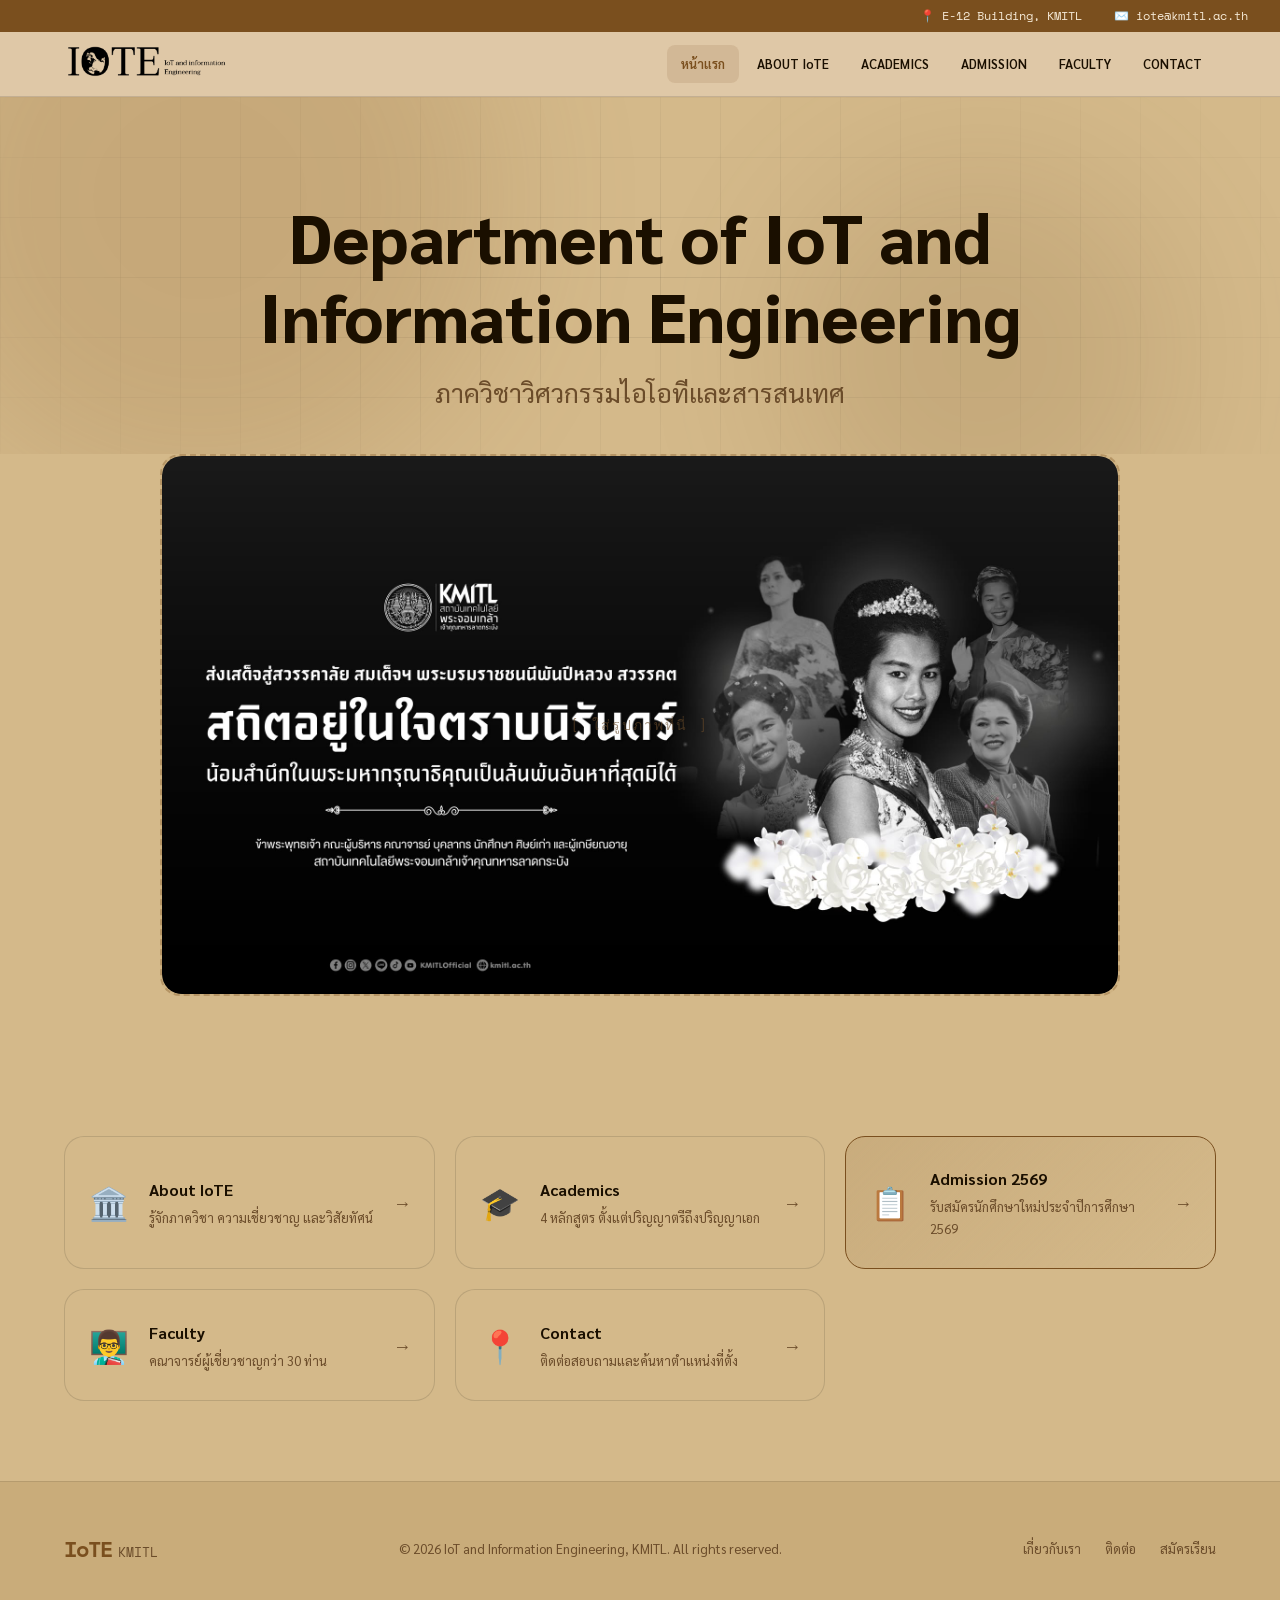
<file: index.html>
<!doctype html>
<html lang="th">
  <head>
    <meta charset="UTF-8" />
    <meta name="viewport" content="width=device-width, initial-scale=1.0" />
    <title>IoTE KMITL – หน้าแรก</title>
    <link rel="stylesheet" href="style.css" />
    <link rel="preconnect" href="https://fonts.googleapis.com" />
    <link
      href="https://fonts.googleapis.com/css2?family=Sarabun:wght@300;400;600;700&family=Space+Mono:wght@400;700&display=swap"
      rel="stylesheet"
    />
  </head>
  <body>
    <div id="navbar-placeholder"></div>

    <!-- HERO -->
    <section class="hero hero-centered">
      <div class="hero-bg">
        <div class="hero-grid"></div>
        <div class="hero-blob blob1"></div>
        <div class="hero-blob blob2"></div>
      </div>
      <div class="hero-content">
        <h1 class="hero-title">
          Department of IoT and<br />Information Engineering
        </h1>
        <p class="hero-sub">ภาควิชาวิศวกรรมไอโอทีและสารสนเทศ</p>
      </div>
    </section>

    <!-- HERO IMAGE SECTION -->
    <section class="hero-image-section">
      <div class="container">
        <div class="hero-img-placeholder">
          <!-- แทน src="your-image.jpg" ด้วย path รูปของคุณ -->
          <img src="Image/H.jpg" alt="IoTE KMITL" class="hero-main-img" onerror="this.style.display='none'; this.nextElementSibling.style.display='flex';" />
          <div class="hero-img-label">[ ใส่รูปภาพที่นี่ ]</div>
        </div>
      </div>
    </section>

    <!-- HIGHLIGHT CARDS -->
    <section class="home-highlights">
      <div class="container">
        <div class="highlight-grid">
          <a href="about.html" class="highlight-card">
            <div class="hl-icon">🏛️</div>
            <div class="hl-text">
              <h3>About IoTE</h3>
              <p>รู้จักภาควิชา ความเชี่ยวชาญ และวิสัยทัศน์</p>
            </div>
            <span class="hl-arrow">→</span>
          </a>
          <a href="academics.html" class="highlight-card">
            <div class="hl-icon">🎓</div>
            <div class="hl-text">
              <h3>Academics</h3>
              <p>4 หลักสูตร ตั้งแต่ปริญญาตรีถึงปริญญาเอก</p>
            </div>
            <span class="hl-arrow">→</span>
          </a>
          <a href="admission.html" class="highlight-card featured">
            <div class="hl-icon">📋</div>
            <div class="hl-text">
              <h3>Admission 2569</h3>
              <p>รับสมัครนักศึกษาใหม่ประจำปีการศึกษา 2569</p>
            </div>
            <span class="hl-arrow">→</span>
          </a>
          <a href="faculty.html" class="highlight-card">
            <div class="hl-icon">👨‍🏫</div>
            <div class="hl-text">
              <h3>Faculty</h3>
              <p>คณาจารย์ผู้เชี่ยวชาญกว่า 30 ท่าน</p>
            </div>
            <span class="hl-arrow">→</span>
          </a>
          <a href="contact.html" class="highlight-card">
            <div class="hl-icon">📍</div>
            <div class="hl-text">
              <h3>Contact</h3>
              <p>ติดต่อสอบถามและค้นหาตำแหน่งที่ตั้ง</p>
            </div>
            <span class="hl-arrow">→</span>
          </a>
        </div>
      </div>
    </section>



    <div id="footer-placeholder"></div>
    <script src="script.js"></script>
    <script>
      (function () {
        if (!window.chatbase || window.chatbase("getState") !== "initialized") {
          window.chatbase = (...arguments) => {
            if (!window.chatbase.q) {
              window.chatbase.q = [];
            }
            window.chatbase.q.push(arguments);
          };
          window.chatbase = new Proxy(window.chatbase, {
            get(target, prop) {
              if (prop === "q") {
                return target.q;
              }
              return (...args) => target(prop, ...args);
            },
          });
        }
        const onLoad = function () {
          const script = document.createElement("script");
          script.src = "https://www.chatbase.co/embed.min.js";
          script.id = "U-L7ZjFK9mlql8XCmceRf";
          script.domain = "www.chatbase.co";
          document.body.appendChild(script);
        };
        if (document.readyState === "complete") {
          onLoad();
        } else {
          window.addEventListener("load", onLoad);
        }
      })();
    </script>
  </body>
</html>
</file>
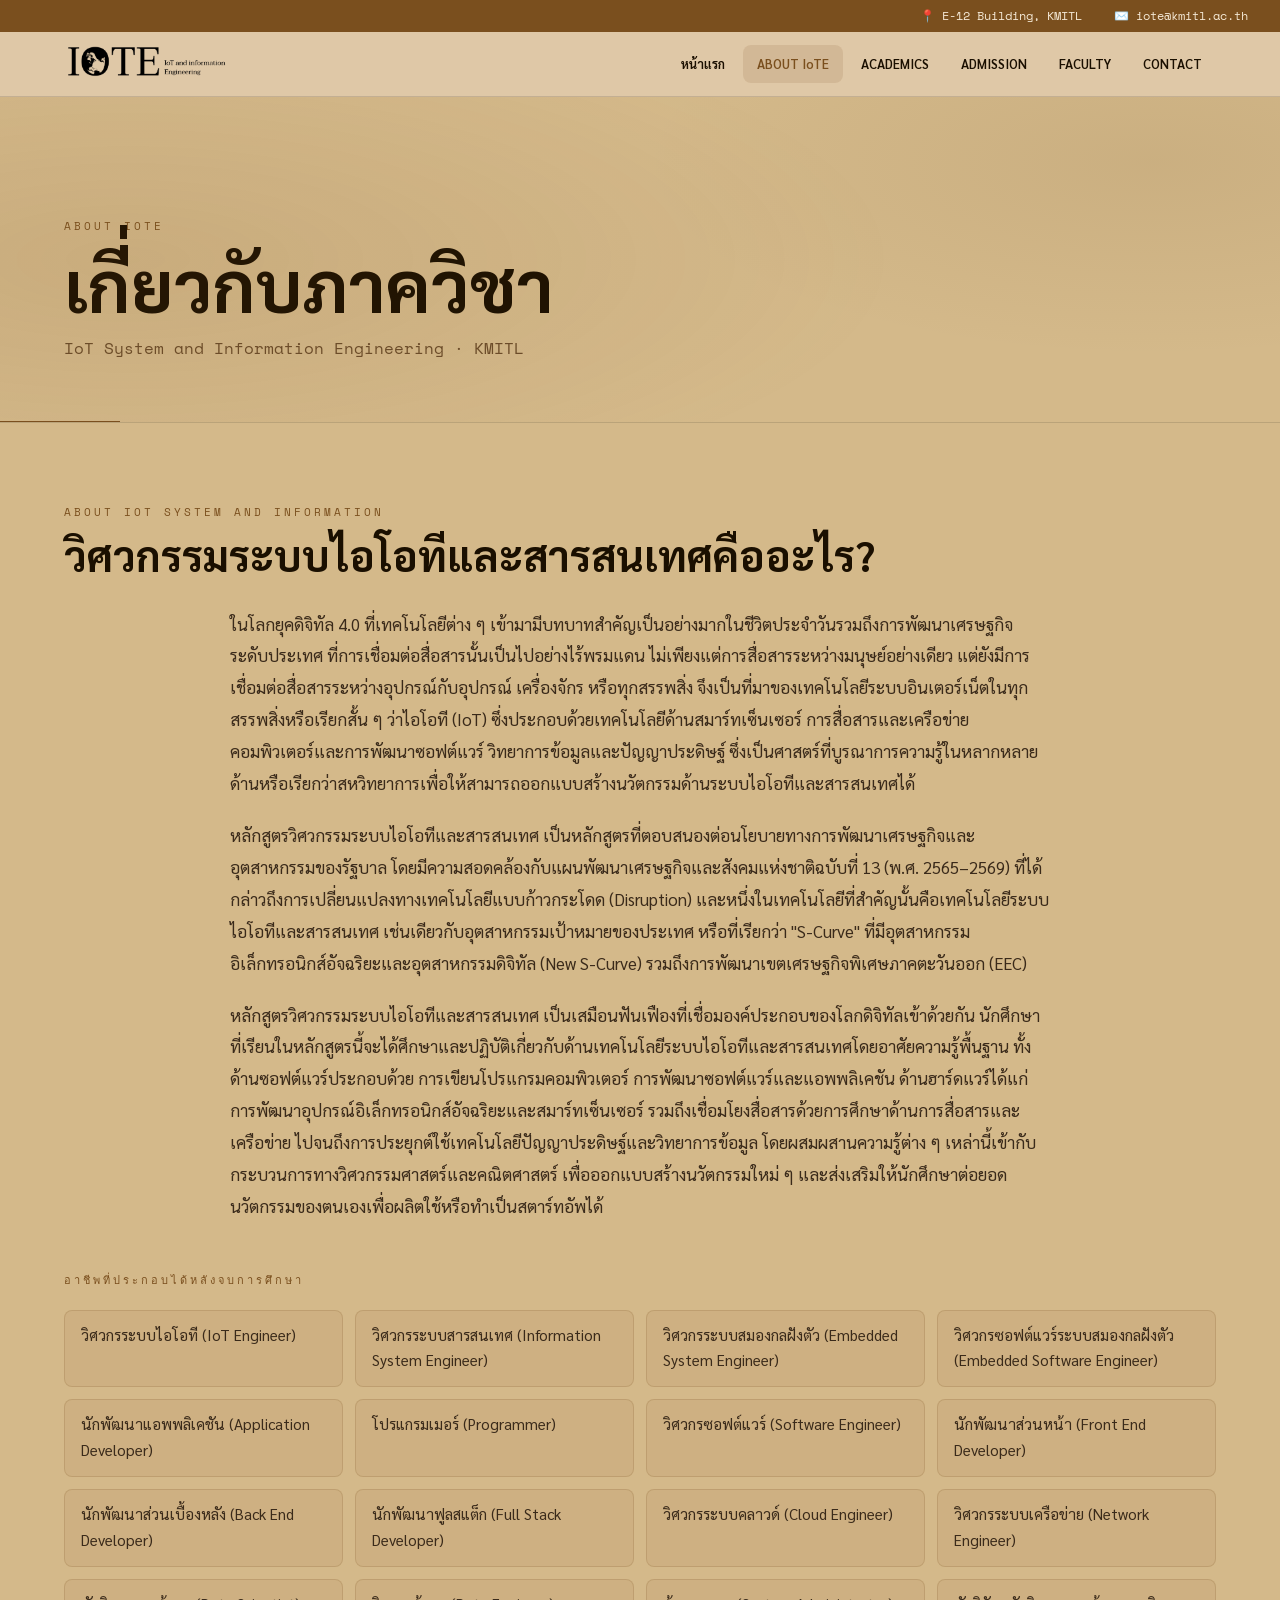
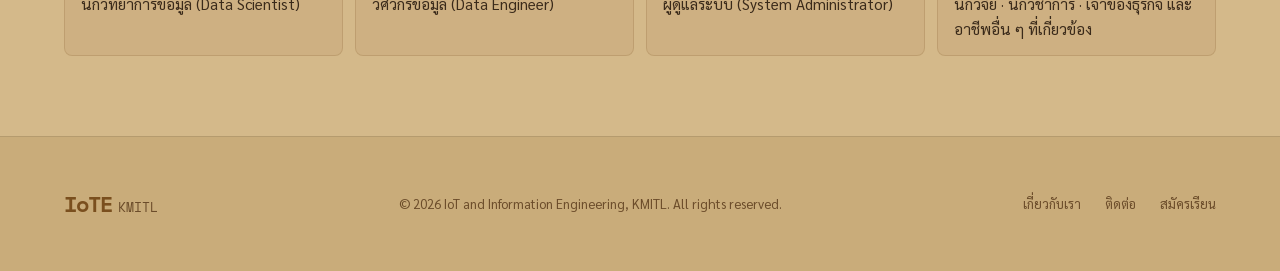
<file: about.html>
<!DOCTYPE html>
<html lang="th">
<head>
  <meta charset="UTF-8" />
  <meta name="viewport" content="width=device-width, initial-scale=1.0" />
  <title>IoTE KMITL – About IoTE</title>
  <link rel="stylesheet" href="style.css" />
  <link href="https://fonts.googleapis.com/css2?family=Sarabun:wght@300;400;600;700&family=Space+Mono:wght@400;700&display=swap" rel="stylesheet" />
  <style>
    .about-text-block { max-width: 820px; margin: 0 auto 48px; }
    .about-text-block p { font-size: 1.05rem; line-height: 1.9; color: #3a2a1a; margin-bottom: 20px; }
    .about-careers { margin-top: 40px; }
    .about-careers .section-label { margin-bottom: 20px; }
    .careers-grid {
      display: grid;
      grid-template-columns: repeat(auto-fill, minmax(260px, 1fr));
      gap: 12px;
    }
    .career-item {
      background: rgba(122,79,30,0.07);
      border: 1px solid rgba(122,79,30,0.18);
      border-radius: 8px;
      padding: 12px 16px;
      font-family: 'Sarabun', sans-serif;
      font-size: 0.95rem;
      color: #3a2a1a;
    }
    .about-intro .section-title { text-align: left; margin-bottom: 28px; }
  </style>
</head>
<body>

  <div id="navbar-placeholder"></div>

  <!-- PAGE HERO -->
  <section class="page-hero">
    <div class="container">
      <p class="section-label">ABOUT IoTE</p>
      <h1 class="page-title">เกี่ยวกับภาควิชา</h1>
      <p class="page-sub">IoT System and Information Engineering · KMITL</p>
    </div>
    <div class="page-hero-line"></div>
  </section>

  <!-- ABOUT IoT SYSTEM AND INFORMATION -->
  <section class="about-intro">
    <div class="container">
      <p class="section-label">ABOUT IoT SYSTEM AND INFORMATION</p>
      <h2 class="section-title">วิศวกรรมระบบไอโอทีและสารสนเทศคืออะไร?</h2>

      <div class="about-text-block">
        <p>ในโลกยุคดิจิทัล 4.0 ที่เทคโนโลยีต่าง ๆ เข้ามามีบทบาทสำคัญเป็นอย่างมากในชีวิตประจำวันรวมถึงการพัฒนาเศรษฐกิจระดับประเทศ ที่การเชื่อมต่อสื่อสารนั้นเป็นไปอย่างไร้พรมแดน ไม่เพียงแต่การสื่อสารระหว่างมนุษย์อย่างเดียว แต่ยังมีการเชื่อมต่อสื่อสารระหว่างอุปกรณ์กับอุปกรณ์ เครื่องจักร หรือทุกสรรพสิ่ง จึงเป็นที่มาของเทคโนโลยีระบบอินเตอร์เน็ตในทุกสรรพสิ่งหรือเรียกสั้น ๆ ว่าไอโอที (IoT) ซึ่งประกอบด้วยเทคโนโลยีด้านสมาร์ทเซ็นเซอร์ การสื่อสารและเครือข่าย คอมพิวเตอร์และการพัฒนาซอฟต์แวร์ วิทยาการข้อมูลและปัญญาประดิษฐ์ ซึ่งเป็นศาสตร์ที่บูรณาการความรู้ในหลากหลายด้านหรือเรียกว่าสหวิทยาการเพื่อให้สามารถออกแบบสร้างนวัตกรรมด้านระบบไอโอทีและสารสนเทศได้</p>

        <p>หลักสูตรวิศวกรรมระบบไอโอทีและสารสนเทศ เป็นหลักสูตรที่ตอบสนองต่อนโยบายทางการพัฒนาเศรษฐกิจและอุตสาหกรรมของรัฐบาล โดยมีความสอดคล้องกับแผนพัฒนาเศรษฐกิจและสังคมแห่งชาติฉบับที่ 13 (พ.ศ. 2565–2569) ที่ได้กล่าวถึงการเปลี่ยนแปลงทางเทคโนโลยีแบบก้าวกระโดด (Disruption) และหนึ่งในเทคโนโลยีที่สำคัญนั้นคือเทคโนโลยีระบบไอโอทีและสารสนเทศ เช่นเดียวกับอุตสาหกรรมเป้าหมายของประเทศ หรือที่เรียกว่า "S-Curve" ที่มีอุตสาหกรรมอิเล็กทรอนิกส์อัจฉริยะและอุตสาหกรรมดิจิทัล (New S-Curve) รวมถึงการพัฒนาเขตเศรษฐกิจพิเศษภาคตะวันออก (EEC)</p>

        <p>หลักสูตรวิศวกรรมระบบไอโอทีและสารสนเทศ เป็นเสมือนฟันเฟืองที่เชื่อมองค์ประกอบของโลกดิจิทัลเข้าด้วยกัน นักศึกษาที่เรียนในหลักสูตรนี้จะได้ศึกษาและปฏิบัติเกี่ยวกับด้านเทคโนโลยีระบบไอโอทีและสารสนเทศโดยอาศัยความรู้พื้นฐาน ทั้งด้านซอฟต์แวร์ประกอบด้วย การเขียนโปรแกรมคอมพิวเตอร์ การพัฒนาซอฟต์แวร์และแอพพลิเคชัน ด้านฮาร์ดแวร์ได้แก่ การพัฒนาอุปกรณ์อิเล็กทรอนิกส์อัจฉริยะและสมาร์ทเซ็นเซอร์ รวมถึงเชื่อมโยงสื่อสารด้วยการศึกษาด้านการสื่อสารและเครือข่าย ไปจนถึงการประยุกต์ใช้เทคโนโลยีปัญญาประดิษฐ์และวิทยาการข้อมูล โดยผสมผสานความรู้ต่าง ๆ เหล่านี้เข้ากับกระบวนการทางวิศวกรรมศาสตร์และคณิตศาสตร์ เพื่อออกแบบสร้างนวัตกรรมใหม่ ๆ และส่งเสริมให้นักศึกษาต่อยอดนวัตกรรมของตนเองเพื่อผลิตใช้หรือทำเป็นสตาร์ทอัพได้</p>
      </div>

      <div class="about-careers">
        <p class="section-label">อาชีพที่ประกอบได้หลังจบการศึกษา</p>
        <div class="careers-grid">
          <div class="career-item">วิศวกรระบบไอโอที (IoT Engineer)</div>
          <div class="career-item">วิศวกรระบบสารสนเทศ (Information System Engineer)</div>
          <div class="career-item">วิศวกรระบบสมองกลฝังตัว (Embedded System Engineer)</div>
          <div class="career-item">วิศวกรซอฟต์แวร์ระบบสมองกลฝังตัว (Embedded Software Engineer)</div>
          <div class="career-item">นักพัฒนาแอพพลิเคชัน (Application Developer)</div>
          <div class="career-item">โปรแกรมเมอร์ (Programmer)</div>
          <div class="career-item">วิศวกรซอฟต์แวร์ (Software Engineer)</div>
          <div class="career-item">นักพัฒนาส่วนหน้า (Front End Developer)</div>
          <div class="career-item">นักพัฒนาส่วนเบื้องหลัง (Back End Developer)</div>
          <div class="career-item">นักพัฒนาฟูลสแต็ก (Full Stack Developer)</div>
          <div class="career-item">วิศวกรระบบคลาวด์ (Cloud Engineer)</div>
          <div class="career-item">วิศวกรระบบเครือข่าย (Network Engineer)</div>
          <div class="career-item">นักวิทยาการข้อมูล (Data Scientist)</div>
          <div class="career-item">วิศวกรข้อมูล (Data Engineer)</div>
          <div class="career-item">ผู้ดูแลระบบ (System Administrator)</div>
          <div class="career-item">นักวิจัย · นักวิชาการ · เจ้าของธุรกิจ และอาชีพอื่น ๆ ที่เกี่ยวข้อง</div>
        </div>
      </div>
    </div>
  </section>


  <div id="footer-placeholder"></div>
  <script src="script.js"></script>
  <script>
(function(){if(!window.chatbase||window.chatbase("getState")!=="initialized"){window.chatbase=(...arguments)=>{if(!window.chatbase.q){window.chatbase.q=[]}window.chatbase.q.push(arguments)};window.chatbase=new Proxy(window.chatbase,{get(target,prop){if(prop==="q"){return target.q}return(...args)=>target(prop,...args)}})}const onLoad=function(){const script=document.createElement("script");script.src="https://www.chatbase.co/embed.min.js";script.id="U-L7ZjFK9mlql8XCmceRf";script.domain="www.chatbase.co";document.body.appendChild(script)};if(document.readyState==="complete"){onLoad()}else{window.addEventListener("load",onLoad)}})();
</script>
</body>
</html>
</file>
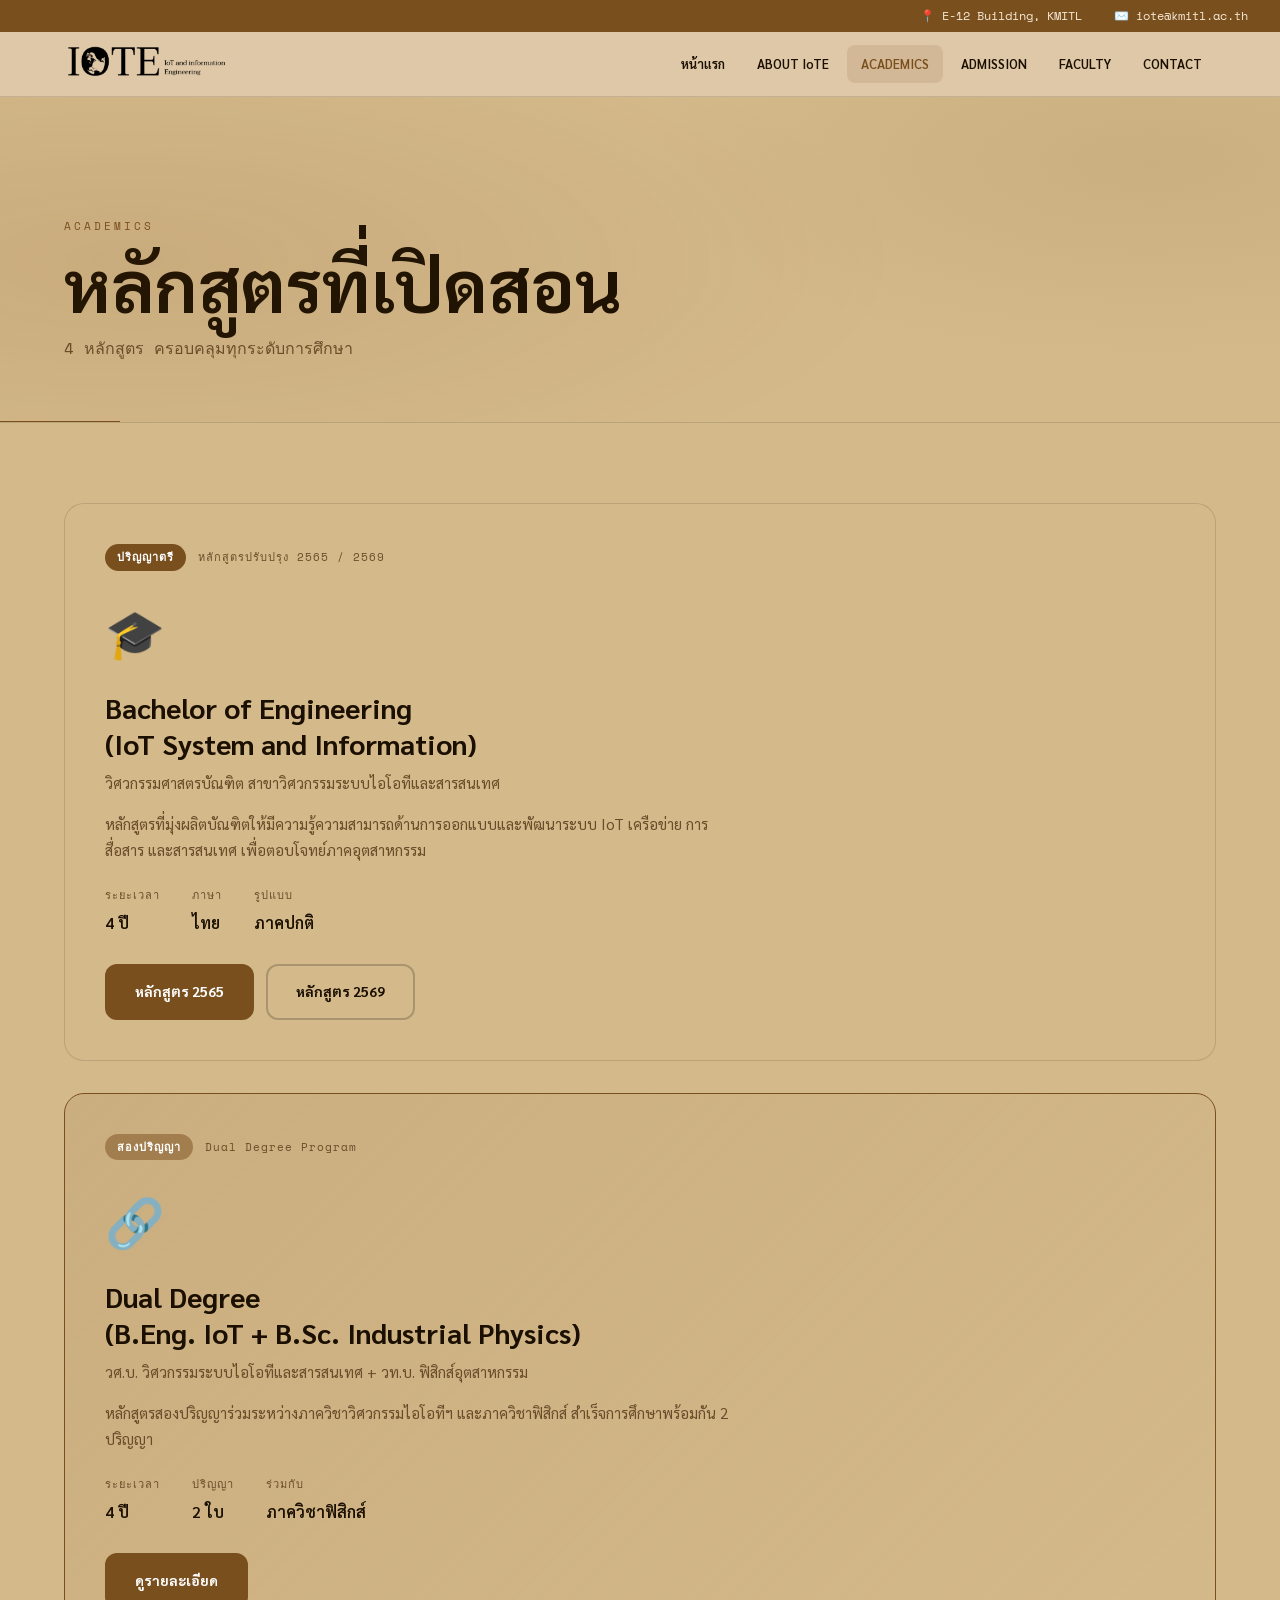
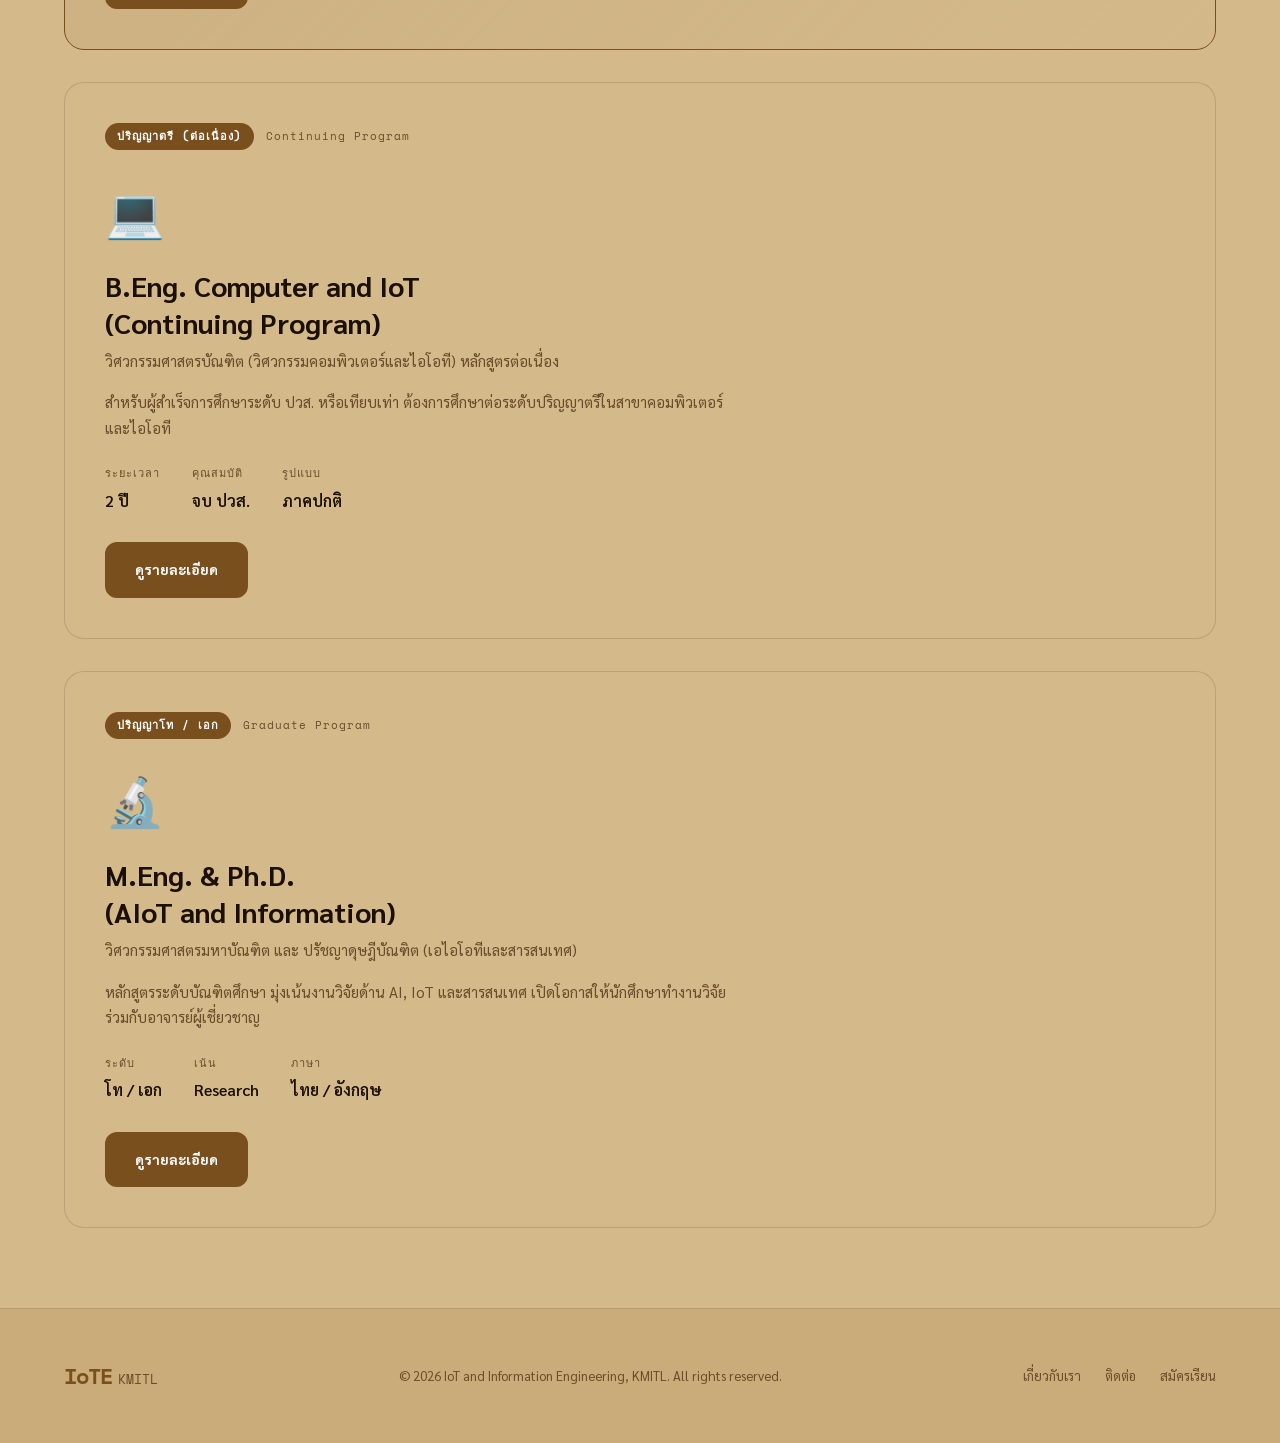
<file: academics.html>
<!DOCTYPE html>
<html lang="th">
<head>
  <meta charset="UTF-8" />
  <meta name="viewport" content="width=device-width, initial-scale=1.0" />
  <title>IoTE KMITL – Academics</title>
  <link rel="stylesheet" href="style.css" />
  <link href="https://fonts.googleapis.com/css2?family=Sarabun:wght@300;400;600;700&family=Space+Mono:wght@400;700&display=swap" rel="stylesheet" />
</head>
<body>

  <div id="navbar-placeholder"></div>

  <section class="page-hero">
    <div class="container">
      <p class="section-label">ACADEMICS</p>
      <h1 class="page-title">หลักสูตรที่เปิดสอน</h1>
      <p class="page-sub">4 หลักสูตร ครอบคลุมทุกระดับการศึกษา</p>
    </div>
    <div class="page-hero-line"></div>
  </section>

  <!-- PROGRAMS DETAIL -->
  <section class="programs-detail">
    <div class="container">

      <div class="program-detail-card reveal">
        <div class="pd-header">
          <span class="pd-badge">ปริญญาตรี</span>
          <span class="pd-tag">หลักสูตรปรับปรุง 2565 / 2569</span>
        </div>
        <div class="pd-icon">🎓</div>
        <h2>Bachelor of Engineering<br />(IoT System and Information)</h2>
        <p class="pd-thai">วิศวกรรมศาสตรบัณฑิต สาขาวิศวกรรมระบบไอโอทีและสารสนเทศ</p>
        <p class="pd-desc">หลักสูตรที่มุ่งผลิตบัณฑิตให้มีความรู้ความสามารถด้านการออกแบบและพัฒนาระบบ IoT เครือข่าย การสื่อสาร และสารสนเทศ เพื่อตอบโจทย์ภาคอุตสาหกรรม</p>
        <div class="pd-details">
          <div class="pd-detail-item"><span class="pd-detail-label">ระยะเวลา</span><span>4 ปี</span></div>
          <div class="pd-detail-item"><span class="pd-detail-label">ภาษา</span><span>ไทย</span></div>
          <div class="pd-detail-item"><span class="pd-detail-label">รูปแบบ</span><span>ภาคปกติ</span></div>
        </div>
        <div class="pd-links">
          <a href="#" class="btn btn-primary">หลักสูตร 2565</a>
          <a href="#" class="btn btn-outline">หลักสูตร 2569</a>
        </div>
      </div>

      <div class="program-detail-card reveal featured-card">
        <div class="pd-header">
          <span class="pd-badge accent2">สองปริญญา</span>
          <span class="pd-tag">Dual Degree Program</span>
        </div>
        <div class="pd-icon">🔗</div>
        <h2>Dual Degree<br />(B.Eng. IoT + B.Sc. Industrial Physics)</h2>
        <p class="pd-thai">วศ.บ. วิศวกรรมระบบไอโอทีและสารสนเทศ + วท.บ. ฟิสิกส์อุตสาหกรรม</p>
        <p class="pd-desc">หลักสูตรสองปริญญาร่วมระหว่างภาควิชาวิศวกรรมไอโอทีฯ และภาควิชาฟิสิกส์ สำเร็จการศึกษาพร้อมกัน 2 ปริญญา</p>
        <div class="pd-details">
          <div class="pd-detail-item"><span class="pd-detail-label">ระยะเวลา</span><span>4 ปี</span></div>
          <div class="pd-detail-item"><span class="pd-detail-label">ปริญญา</span><span>2 ใบ</span></div>
          <div class="pd-detail-item"><span class="pd-detail-label">ร่วมกับ</span><span>ภาควิชาฟิสิกส์</span></div>
        </div>
        <div class="pd-links">
          <a href="https://drive.google.com/file/d/1cHSWjO3A03lcGqgbT9PR51d335LfaVVo/view" target="_blank" class="btn btn-primary">ดูรายละเอียด</a>
        </div>
      </div>

      <div class="program-detail-card reveal">
        <div class="pd-header">
          <span class="pd-badge">ปริญญาตรี (ต่อเนื่อง)</span>
          <span class="pd-tag">Continuing Program</span>
        </div>
        <div class="pd-icon">💻</div>
        <h2>B.Eng. Computer and IoT<br />(Continuing Program)</h2>
        <p class="pd-thai">วิศวกรรมศาสตรบัณฑิต (วิศวกรรมคอมพิวเตอร์และไอโอที) หลักสูตรต่อเนื่อง</p>
        <p class="pd-desc">สำหรับผู้สำเร็จการศึกษาระดับ ปวส. หรือเทียบเท่า ต้องการศึกษาต่อระดับปริญญาตรีในสาขาคอมพิวเตอร์และไอโอที</p>
        <div class="pd-details">
          <div class="pd-detail-item"><span class="pd-detail-label">ระยะเวลา</span><span>2 ปี</span></div>
          <div class="pd-detail-item"><span class="pd-detail-label">คุณสมบัติ</span><span>จบ ปวส.</span></div>
          <div class="pd-detail-item"><span class="pd-detail-label">รูปแบบ</span><span>ภาคปกติ</span></div>
        </div>
        <div class="pd-links">
          <a href="#" class="btn btn-primary">ดูรายละเอียด</a>
        </div>
      </div>

      <div class="program-detail-card reveal">
        <div class="pd-header">
          <span class="pd-badge">ปริญญาโท / เอก</span>
          <span class="pd-tag">Graduate Program</span>
        </div>
        <div class="pd-icon">🔬</div>
        <h2>M.Eng. &amp; Ph.D.<br />(AIoT and Information)</h2>
        <p class="pd-thai">วิศวกรรมศาสตรมหาบัณฑิต และ ปรัชญาดุษฎีบัณฑิต (เอไอโอทีและสารสนเทศ)</p>
        <p class="pd-desc">หลักสูตรระดับบัณฑิตศึกษา มุ่งเน้นงานวิจัยด้าน AI, IoT และสารสนเทศ เปิดโอกาสให้นักศึกษาทำงานวิจัยร่วมกับอาจารย์ผู้เชี่ยวชาญ</p>
        <div class="pd-details">
          <div class="pd-detail-item"><span class="pd-detail-label">ระดับ</span><span>โท / เอก</span></div>
          <div class="pd-detail-item"><span class="pd-detail-label">เน้น</span><span>Research</span></div>
          <div class="pd-detail-item"><span class="pd-detail-label">ภาษา</span><span>ไทย / อังกฤษ</span></div>
        </div>
        <div class="pd-links">
          <a href="https://drive.google.com/file/d/16r4SkgENrTD4TjJB5EYgHcaTzqGkHYHr/view" target="_blank" class="btn btn-primary">ดูรายละเอียด</a>
        </div>
      </div>

    </div>
  </section>

  <div id="footer-placeholder"></div>
  <script src="script.js"></script>
  <script>
(function(){if(!window.chatbase||window.chatbase("getState")!=="initialized"){window.chatbase=(...arguments)=>{if(!window.chatbase.q){window.chatbase.q=[]}window.chatbase.q.push(arguments)};window.chatbase=new Proxy(window.chatbase,{get(target,prop){if(prop==="q"){return target.q}return(...args)=>target(prop,...args)}})}const onLoad=function(){const script=document.createElement("script");script.src="https://www.chatbase.co/embed.min.js";script.id="U-L7ZjFK9mlql8XCmceRf";script.domain="www.chatbase.co";document.body.appendChild(script)};if(document.readyState==="complete"){onLoad()}else{window.addEventListener("load",onLoad)}})();
</script>
</body>
</html>
</file>
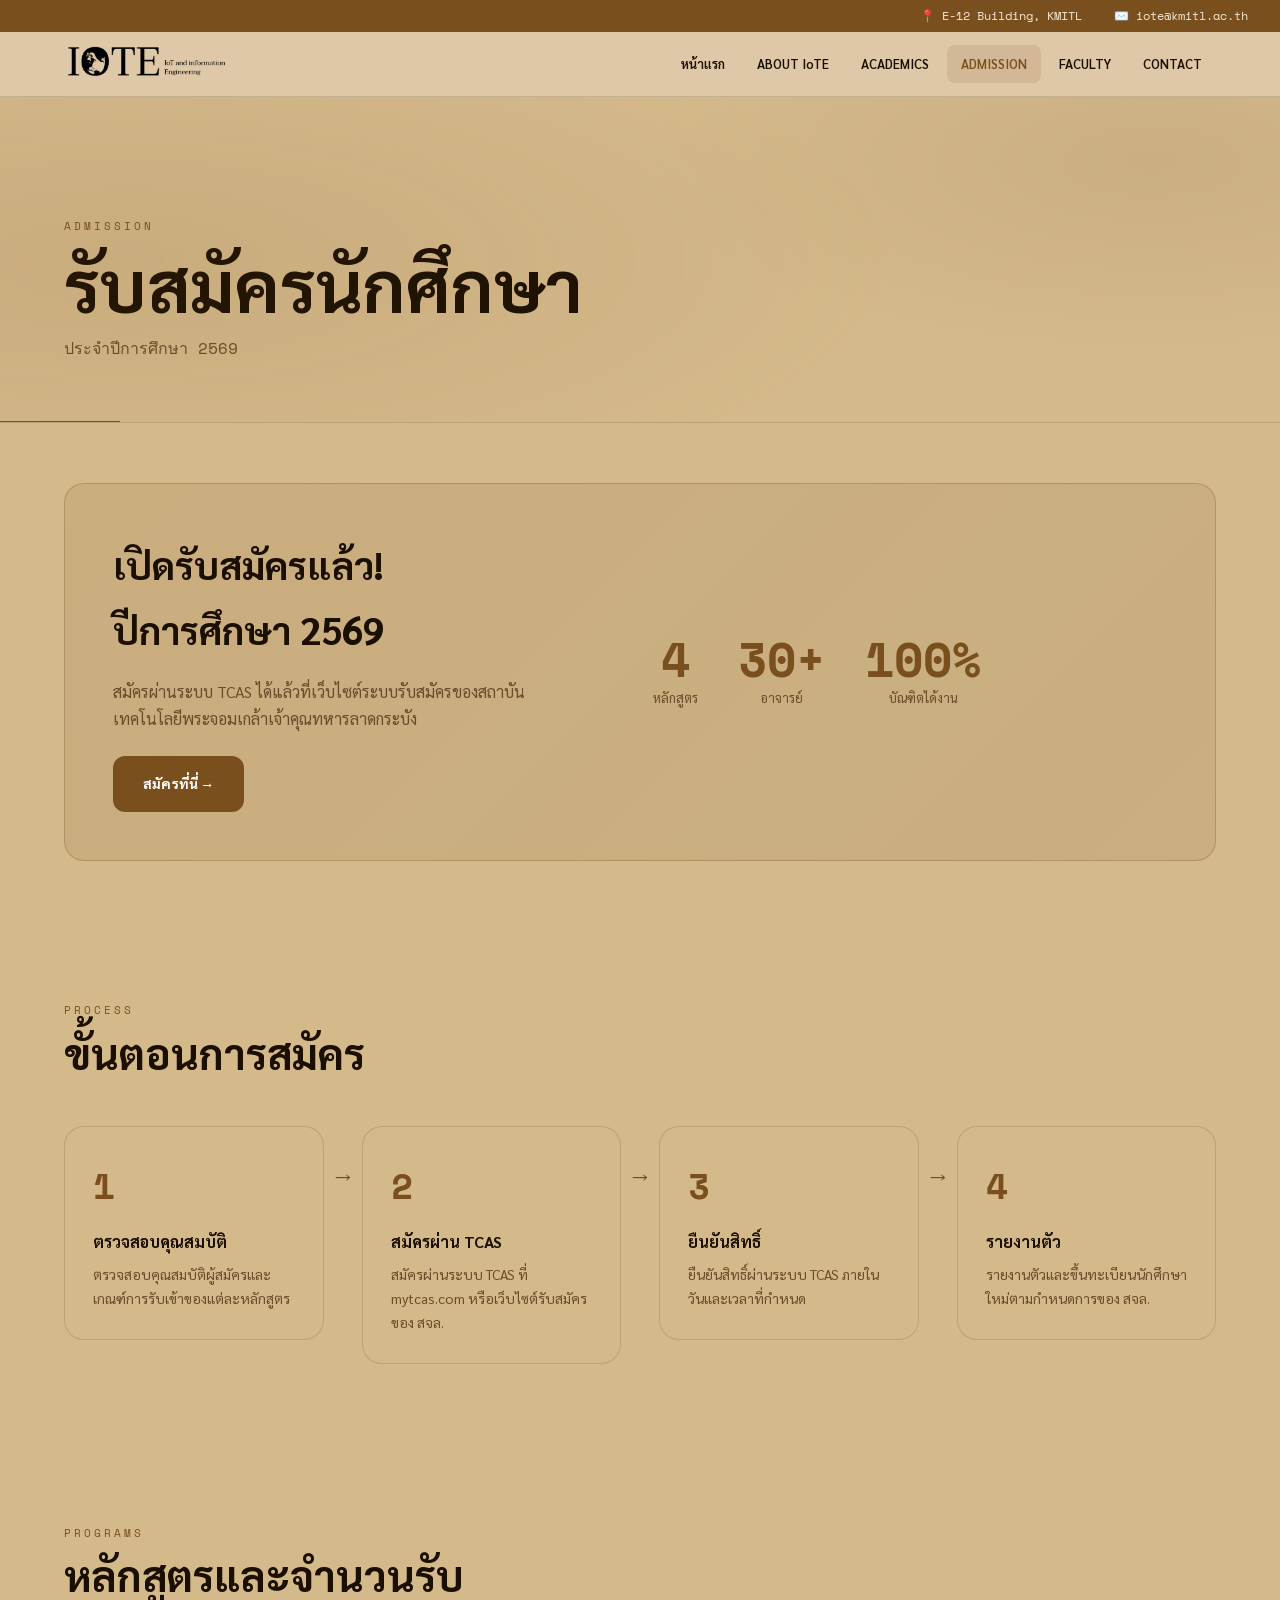
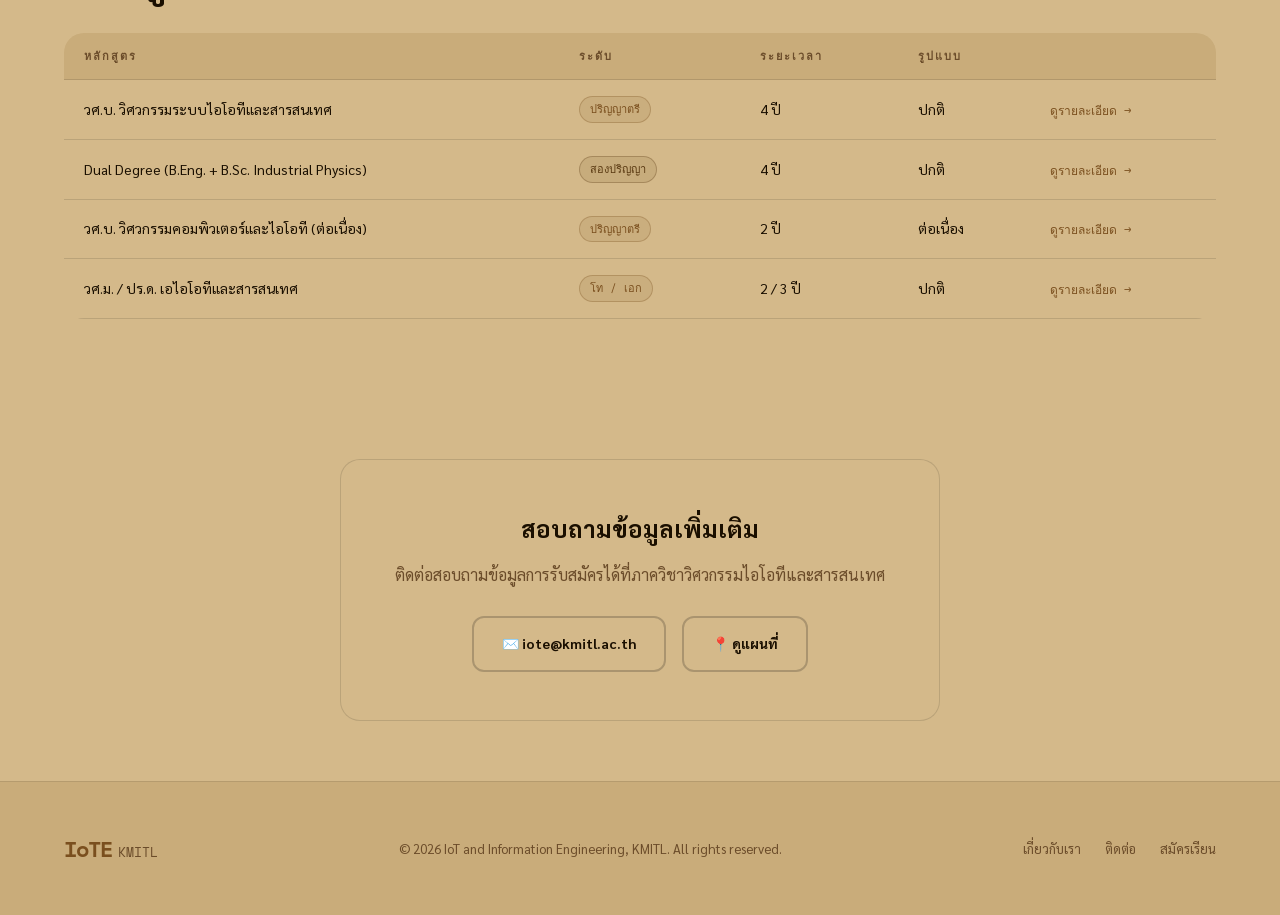
<file: admission.html>
<!DOCTYPE html>
<html lang="th">
<head>
  <meta charset="UTF-8" />
  <meta name="viewport" content="width=device-width, initial-scale=1.0" />
  <title>IoTE KMITL – Admission</title>
  <link rel="stylesheet" href="style.css" />
  <link href="https://fonts.googleapis.com/css2?family=Sarabun:wght@300;400;600;700&family=Space+Mono:wght@400;700&display=swap" rel="stylesheet" />
</head>
<body>

  <div id="navbar-placeholder"></div>

  <section class="page-hero">
    <div class="container">
      <p class="section-label">ADMISSION</p>
      <h1 class="page-title">รับสมัครนักศึกษา</h1>
      <p class="page-sub">ประจำปีการศึกษา 2569</p>
    </div>
    <div class="page-hero-line"></div>
  </section>

  <!-- ADMISSION BANNER -->
  <section class="admission-banner">
    <div class="container">
      <div class="adm-banner-card">
        <div class="adm-banner-text">
          <h2>เปิดรับสมัครแล้ว!<br />ปีการศึกษา 2569</h2>
          <p>สมัครผ่านระบบ TCAS ได้แล้วที่เว็บไซต์ระบบรับสมัครของสถาบันเทคโนโลยีพระจอมเกล้าเจ้าคุณทหารลาดกระบัง</p>
          <a href="http://admission.reg.kmitl.ac.th/" target="_blank" class="btn btn-primary">สมัครที่นี่ →</a>
        </div>
        <div class="adm-banner-stats">
          <div class="adm-stat"><span class="stat-num">4</span><span class="stat-label">หลักสูตร</span></div>
          <div class="adm-stat"><span class="stat-num">30+</span><span class="stat-label">อาจารย์</span></div>
          <div class="adm-stat"><span class="stat-num">100%</span><span class="stat-label">บัณฑิตได้งาน</span></div>
        </div>
      </div>
    </div>
  </section>

  <!-- HOW TO APPLY -->
  <section class="how-to-apply">
    <div class="container">
      <p class="section-label">PROCESS</p>
      <h2 class="section-title">ขั้นตอนการสมัคร</h2>
      <div class="steps-row">
        <div class="step-item reveal">
          <div class="step-num">1</div>
          <h4>ตรวจสอบคุณสมบัติ</h4>
          <p>ตรวจสอบคุณสมบัติผู้สมัครและเกณฑ์การรับเข้าของแต่ละหลักสูตร</p>
        </div>
        <div class="step-arrow">→</div>
        <div class="step-item reveal">
          <div class="step-num">2</div>
          <h4>สมัครผ่าน TCAS</h4>
          <p>สมัครผ่านระบบ TCAS ที่ mytcas.com หรือเว็บไซต์รับสมัครของ สจล.</p>
        </div>
        <div class="step-arrow">→</div>
        <div class="step-item reveal">
          <div class="step-num">3</div>
          <h4>ยืนยันสิทธิ์</h4>
          <p>ยืนยันสิทธิ์ผ่านระบบ TCAS ภายในวันและเวลาที่กำหนด</p>
        </div>
        <div class="step-arrow">→</div>
        <div class="step-item reveal">
          <div class="step-num">4</div>
          <h4>รายงานตัว</h4>
          <p>รายงานตัวและขึ้นทะเบียนนักศึกษาใหม่ตามกำหนดการของ สจล.</p>
        </div>
      </div>
    </div>
  </section>

  <!-- PROGRAMS TABLE -->
  <section class="programs-table-section">
    <div class="container">
      <p class="section-label">PROGRAMS</p>
      <h2 class="section-title">หลักสูตรและจำนวนรับ</h2>
      <div class="table-wrap">
        <table class="adm-table">
          <thead>
            <tr>
              <th>หลักสูตร</th>
              <th>ระดับ</th>
              <th>ระยะเวลา</th>
              <th>รูปแบบ</th>
              <th></th>
            </tr>
          </thead>
          <tbody>
            <tr>
              <td>วศ.บ. วิศวกรรมระบบไอโอทีและสารสนเทศ</td>
              <td><span class="badge-level">ปริญญาตรี</span></td>
              <td>4 ปี</td>
              <td>ปกติ</td>
              <td><a href="academics.html" class="card-link">ดูรายละเอียด →</a></td>
            </tr>
            <tr>
              <td>Dual Degree (B.Eng. + B.Sc. Industrial Physics)</td>
              <td><span class="badge-level accent2">สองปริญญา</span></td>
              <td>4 ปี</td>
              <td>ปกติ</td>
              <td><a href="academics.html" class="card-link">ดูรายละเอียด →</a></td>
            </tr>
            <tr>
              <td>วศ.บ. วิศวกรรมคอมพิวเตอร์และไอโอที (ต่อเนื่อง)</td>
              <td><span class="badge-level">ปริญญาตรี</span></td>
              <td>2 ปี</td>
              <td>ต่อเนื่อง</td>
              <td><a href="academics.html" class="card-link">ดูรายละเอียด →</a></td>
            </tr>
            <tr>
              <td>วศ.ม. / ปร.ด. เอไอโอทีและสารสนเทศ</td>
              <td><span class="badge-level">โท / เอก</span></td>
              <td>2 / 3 ปี</td>
              <td>ปกติ</td>
              <td><a href="academics.html" class="card-link">ดูรายละเอียด →</a></td>
            </tr>
          </tbody>
        </table>
      </div>
    </div>
  </section>

  <!-- CONTACT FOR ADMISSION -->
  <section class="adm-contact">
    <div class="container">
      <div class="adm-contact-card">
        <h3>สอบถามข้อมูลเพิ่มเติม</h3>
        <p>ติดต่อสอบถามข้อมูลการรับสมัครได้ที่ภาควิชาวิศวกรรมไอโอทีและสารสนเทศ</p>
        <div class="adm-contact-links">
          <a href="mailto:iote@kmitl.ac.th" class="btn btn-outline">✉️ iote@kmitl.ac.th</a>
          <a href="contact.html" class="btn btn-outline">📍 ดูแผนที่</a>
        </div>
      </div>
    </div>
  </section>

  <div id="footer-placeholder"></div>
  <script src="script.js"></script>
  <script>
(function(){if(!window.chatbase||window.chatbase("getState")!=="initialized"){window.chatbase=(...arguments)=>{if(!window.chatbase.q){window.chatbase.q=[]}window.chatbase.q.push(arguments)};window.chatbase=new Proxy(window.chatbase,{get(target,prop){if(prop==="q"){return target.q}return(...args)=>target(prop,...args)}})}const onLoad=function(){const script=document.createElement("script");script.src="https://www.chatbase.co/embed.min.js";script.id="U-L7ZjFK9mlql8XCmceRf";script.domain="www.chatbase.co";document.body.appendChild(script)};if(document.readyState==="complete"){onLoad()}else{window.addEventListener("load",onLoad)}})();
</script>
</body>
</html>
</file>
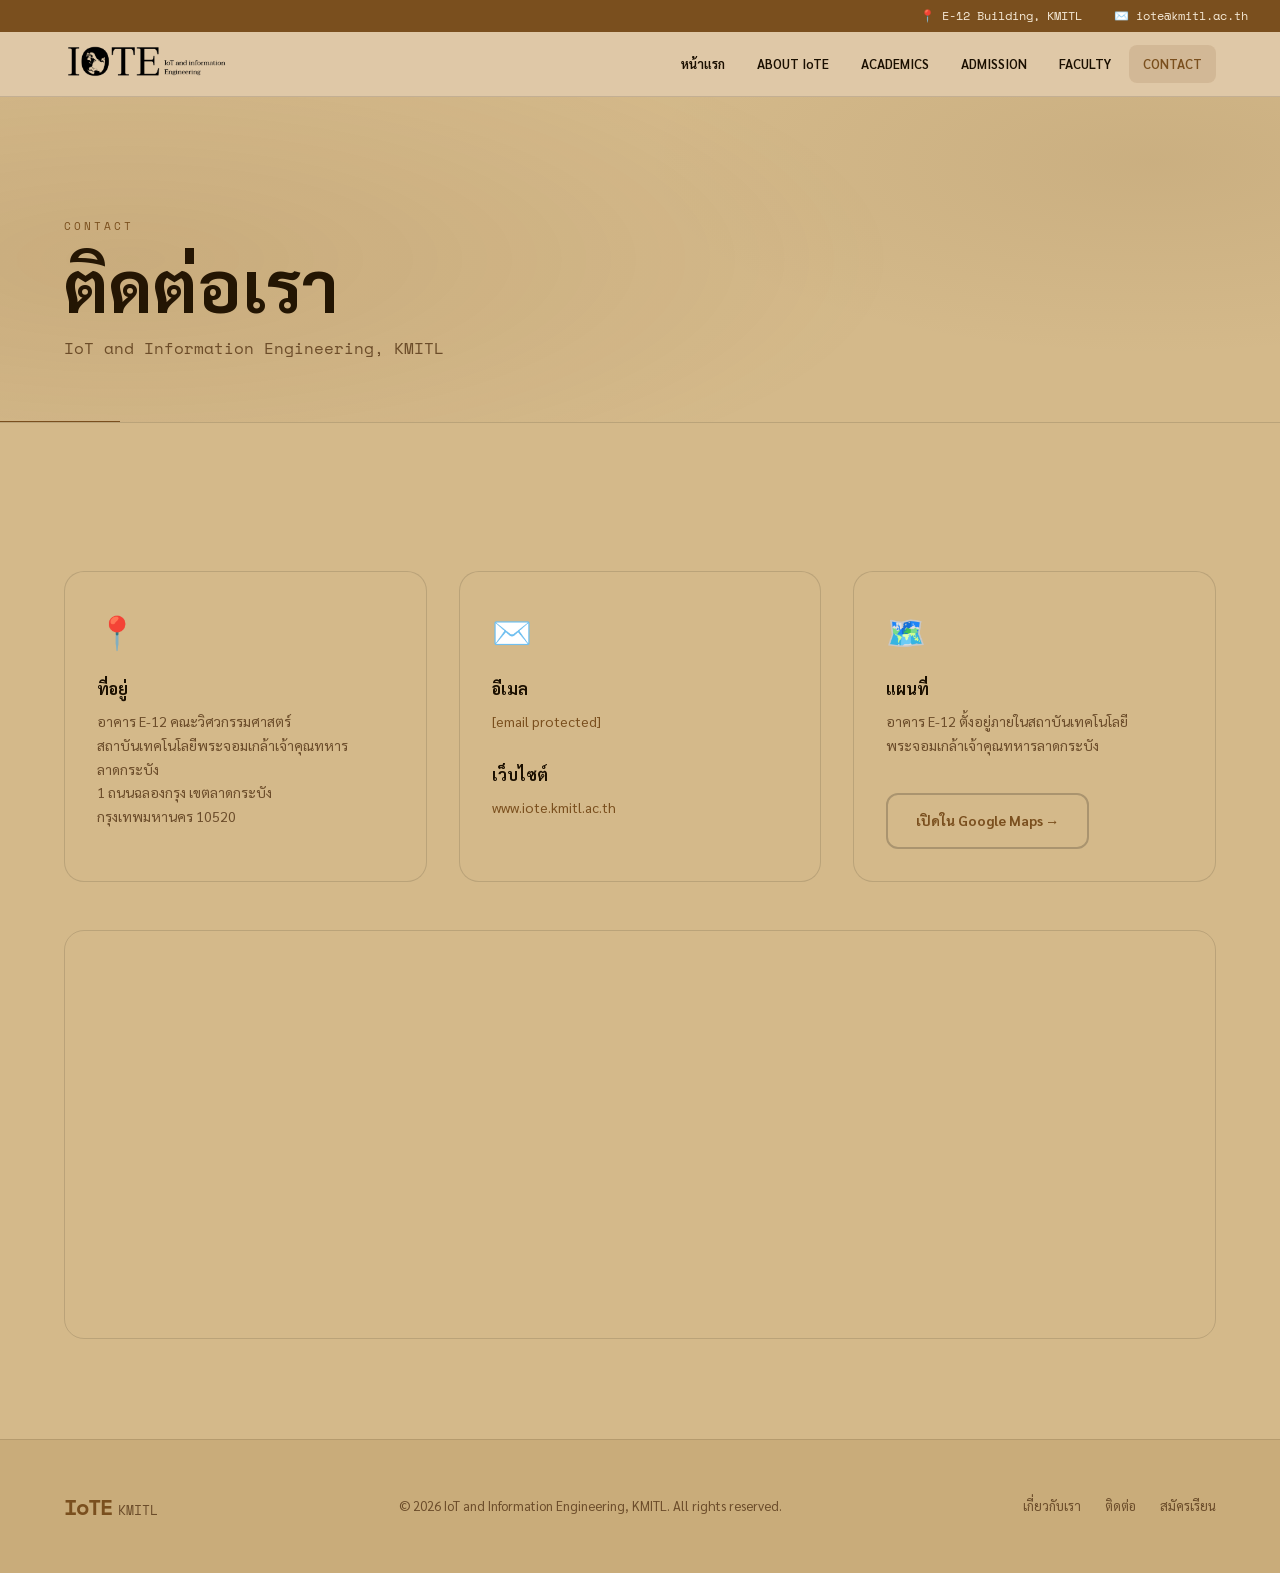
<file: contact.html>
<!DOCTYPE html>
<html lang="th">
<head>
  <meta charset="UTF-8" />
  <meta name="viewport" content="width=device-width, initial-scale=1.0" />
  <title>IoTE KMITL – Contact</title>
  <link rel="stylesheet" href="style.css" />
  <link href="https://fonts.googleapis.com/css2?family=Sarabun:wght@300;400;600;700&family=Space+Mono:wght@400;700&display=swap" rel="stylesheet" />
</head>
<body>

  <div id="navbar-placeholder"></div>

  <section class="page-hero">
    <div class="container">
      <p class="section-label">CONTACT</p>
      <h1 class="page-title">ติดต่อเรา</h1>
      <p class="page-sub">IoT and Information Engineering, KMITL</p>
    </div>
    <div class="page-hero-line"></div>
  </section>

  <section class="contact-section">
    <div class="container">
      <div class="contact-grid">
        <div class="contact-item reveal">
          <div class="contact-icon">📍</div>
          <h4>ที่อยู่</h4>
          <p>อาคาร E-12 คณะวิศวกรรมศาสตร์<br />สถาบันเทคโนโลยีพระจอมเกล้าเจ้าคุณทหารลาดกระบัง<br />1 ถนนฉลองกรุง เขตลาดกระบัง<br />กรุงเทพมหานคร 10520</p>
        </div>
        <div class="contact-item reveal">
          <div class="contact-icon">✉️</div>
          <h4>อีเมล</h4>
          <p><a href="/cdn-cgi/l/email-protection#b7ded8c3d2f7dcdadec3db99d6d499c3df"><span class="__cf_email__" data-cfemail="751c1a0110351e181c01195b14165b011d">[email&#160;protected]</span></a></p>
          <br />
          <h4>เว็บไซต์</h4>
          <p><a href="https://www.iote.kmitl.ac.th" target="_blank">www.iote.kmitl.ac.th</a></p>
        </div>
        <div class="contact-item reveal">
          <div class="contact-icon">🗺️</div>
          <h4>แผนที่</h4>
          <p>อาคาร E-12 ตั้งอยู่ภายในสถาบันเทคโนโลยีพระจอมเกล้าเจ้าคุณทหารลาดกระบัง</p>
          <br />
          <a href="https://maps.google.com/?q=KMITL+E12" target="_blank" class="btn btn-outline" style="margin-top:8px">เปิดใน Google Maps →</a>
        </div>
      </div>

      <!-- MAP EMBED -->
      <div class="map-wrap reveal">
        <iframe
          src="https://www.google.com/maps/embed?pb=!1m18!1m12!1m3!1d3876.5!2d100.778!3d13.727!2m3!1f0!2f0!3f0!3m2!1i1024!2i768!4f13.1!3m3!1m2!1s0x311d66d8d2c73f45%3A0x7c7f7c7f7c7f7c7f!2sKMITL!5e0!3m2!1sth!2sth!4v1"
          width="100%" height="400" style="border:0; border-radius:16px; filter:none;"
          allowfullscreen="" loading="lazy">
        </iframe>
      </div>

    </div>
  </section>

  <div id="footer-placeholder"></div>
  <script src="script.js"></script>
  <script>
(function(){if(!window.chatbase||window.chatbase("getState")!=="initialized"){window.chatbase=(...arguments)=>{if(!window.chatbase.q){window.chatbase.q=[]}window.chatbase.q.push(arguments)};window.chatbase=new Proxy(window.chatbase,{get(target,prop){if(prop==="q"){return target.q}return(...args)=>target(prop,...args)}})}const onLoad=function(){const script=document.createElement("script");script.src="https://www.chatbase.co/embed.min.js";script.id="U-L7ZjFK9mlql8XCmceRf";script.domain="www.chatbase.co";document.body.appendChild(script)};if(document.readyState==="complete"){onLoad()}else{window.addEventListener("load",onLoad)}})();
</script>
</body>
</html>
</file>
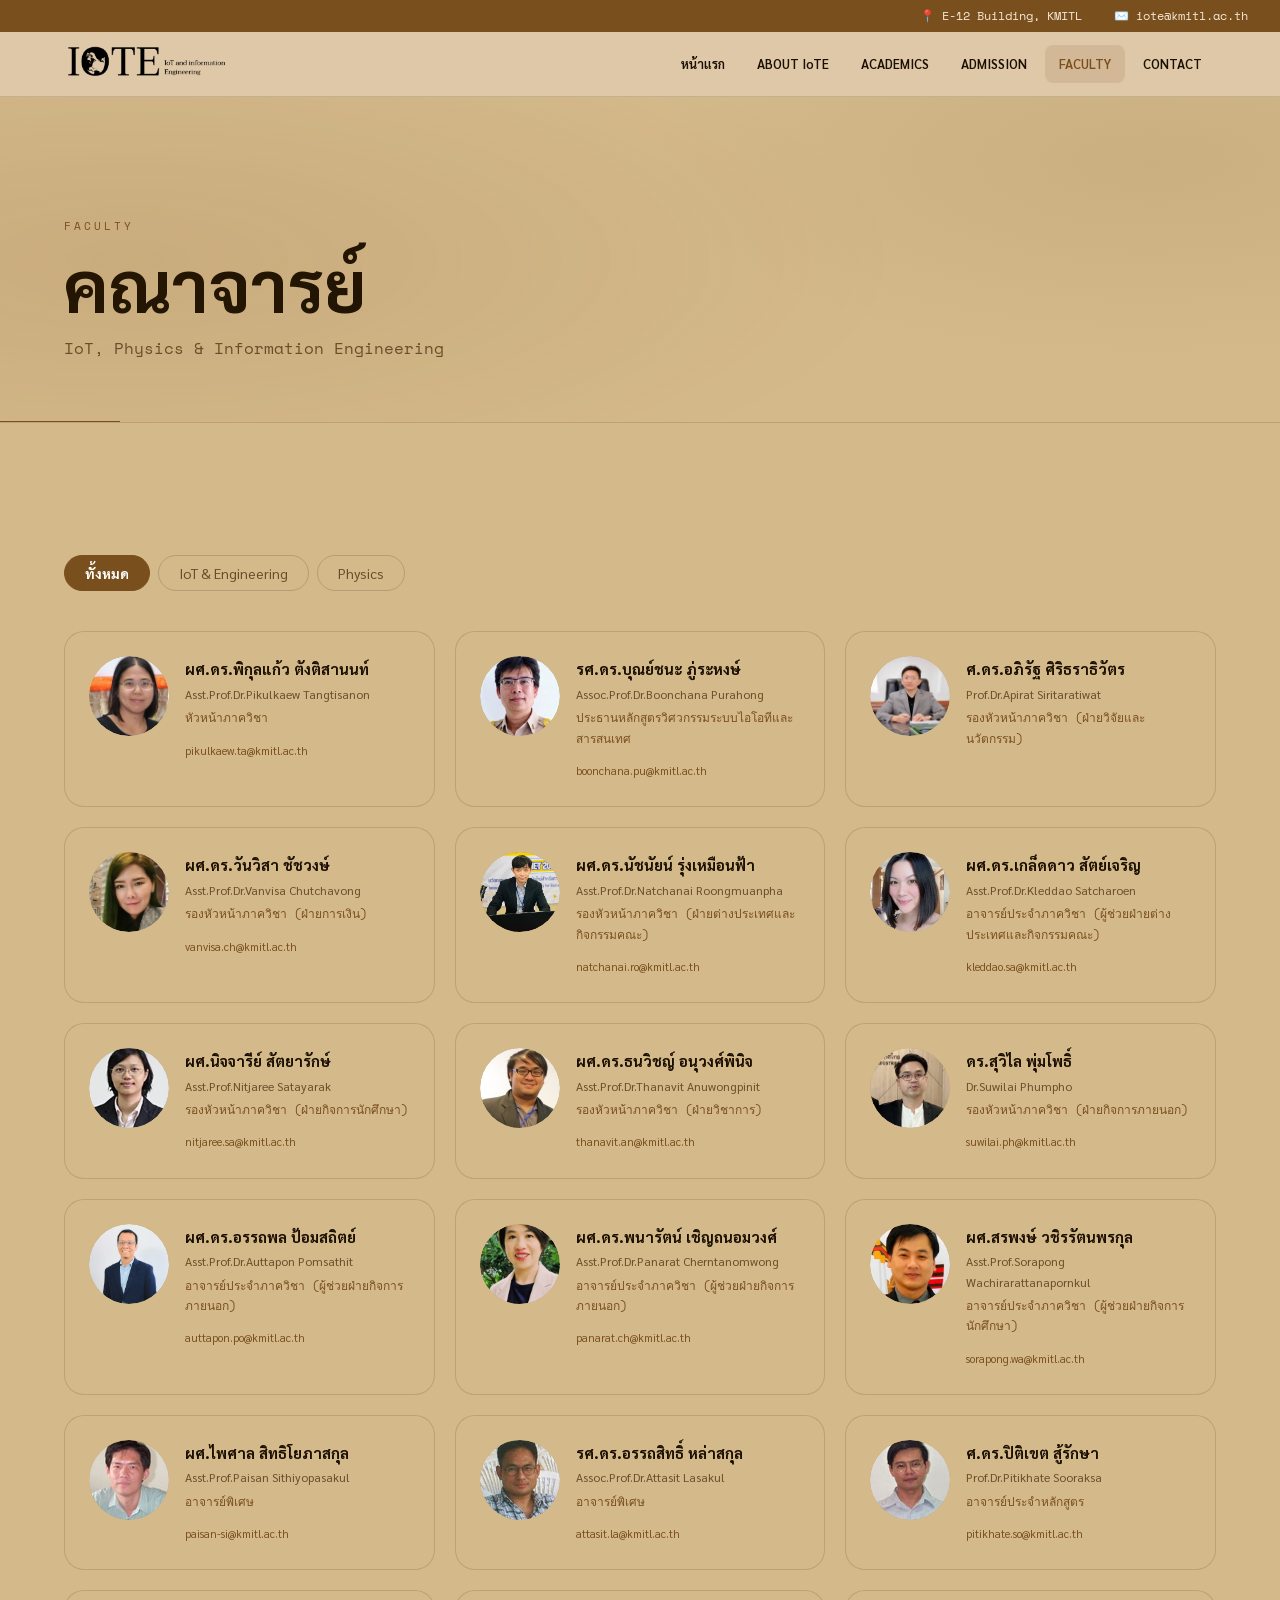
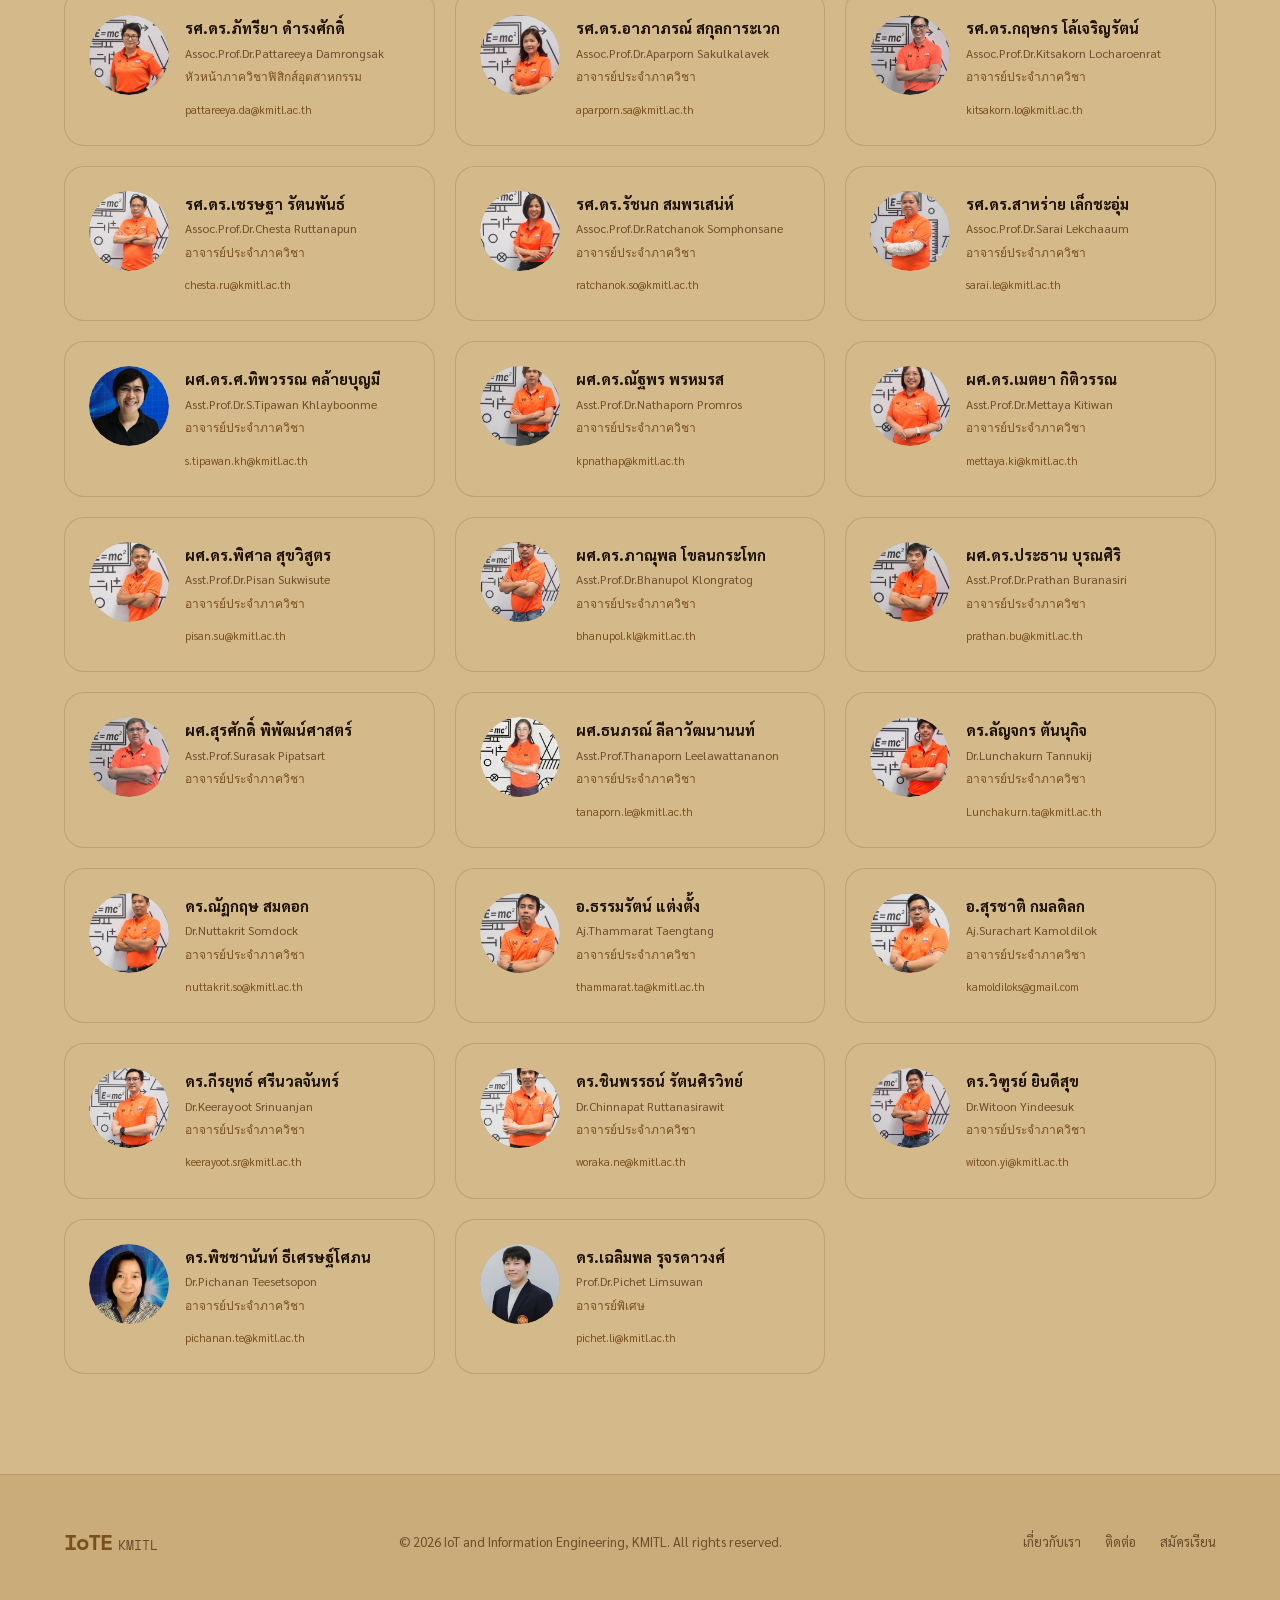
<file: faculty.html>
<!DOCTYPE html>
<html lang="th">
<head>
  <meta charset="UTF-8" />
  <meta name="viewport" content="width=device-width, initial-scale=1.0" />
  <title>IoTE KMITL – Faculty</title>
  <link rel="stylesheet" href="style.css" />
  <link href="https://fonts.googleapis.com/css2?family=Sarabun:wght@300;400;600;700&family=Space+Mono:wght@400;700&display=swap" rel="stylesheet" />
  <style>
    .faculty-photo {
      width: 80px; height: 80px;
      border-radius: 50%; overflow: hidden; flex-shrink: 0;
      background: rgba(122,79,30,0.12);
      display: flex; align-items: center; justify-content: center;
    }
    .faculty-photo img { width: 100%; height: 100%; object-fit: cover; border-radius: 50%; }
    .faculty-photo .ph-icon { font-size: 36px; line-height: 1; }
  </style>
</head>
<body>
  <div id="navbar-placeholder"></div>

  <section class="page-hero">
    <div class="container">
      <p class="section-label">FACULTY</p>
      <h1 class="page-title">คณาจารย์</h1>
      <p class="page-sub">IoT, Physics &amp; Information Engineering</p>
    </div>
    <div class="page-hero-line"></div>
  </section>

  <section class="faculty-section">
    <div class="container">
      <div class="faculty-tabs">
        <button class="tab-btn active" data-filter="all">ทั้งหมด</button>
        <button class="tab-btn" data-filter="iot">IoT &amp; Engineering</button>
        <button class="tab-btn" data-filter="physics">Physics</button>
      </div>

      <div class="faculty-grid" id="faculty-grid">

        <!-- ======== IoT & Engineering ======== -->

        <div class="faculty-card reveal" data-cat="iot">
          <div class="faculty-photo">
            <img src="Image/pikulkaew.jpg" alt="" onerror="this.style.display='none';this.nextElementSibling.style.display='flex'"/>
            <span class="ph-icon" style="display:none">👤</span>
          </div>
          <div class="faculty-info">
            <h4>ผศ.ดร.พิกุลแก้ว ตังติสานนท์</h4>
            <p class="faculty-en">Asst.Prof.Dr.Pikulkaew Tangtisanon</p>
            <p class="faculty-pos">หัวหน้าภาควิชา</p>
            <a href="mailto:pikulkaew.ta@kmitl.ac.th" class="faculty-email">pikulkaew.ta@kmitl.ac.th</a>
          </div>
        </div>

        <div class="faculty-card reveal" data-cat="iot">
          <div class="faculty-photo">
            <img src="Image/boonchana.jpg" alt="" onerror="this.style.display='none';this.nextElementSibling.style.display='flex'"/>
            <span class="ph-icon" style="display:none">👤</span>
          </div>
          <div class="faculty-info">
            <h4>รศ.ดร.บุณย์ชนะ ภู่ระหงษ์</h4>
            <p class="faculty-en">Assoc.Prof.Dr.Boonchana Purahong</p>
            <p class="faculty-pos">ประธานหลักสูตรวิศวกรรมระบบไอโอทีและสารสนเทศ</p>
            <a href="mailto:boonchana.pu@kmitl.ac.th" class="faculty-email">boonchana.pu@kmitl.ac.th</a>
          </div>
        </div>

        <div class="faculty-card reveal" data-cat="iot">
          <div class="faculty-photo">
            <img src="Image/apirat.jpg" alt="" onerror="this.style.display='none';this.nextElementSibling.style.display='flex'"/>
            <span class="ph-icon" style="display:none">👤</span>
          </div>
          <div class="faculty-info">
            <h4>ศ.ดร.อภิรัฐ ศิริธราธิวัตร</h4>
            <p class="faculty-en">Prof.Dr.Apirat Siritaratiwat</p>
            <p class="faculty-pos">รองหัวหน้าภาควิชา (ฝ่ายวิจัยและนวัตกรรม)</p>
            <a href="mailto:" class="faculty-email"></a>
          </div>
        </div>

        <div class="faculty-card reveal" data-cat="iot">
          <div class="faculty-photo">
            <img src="Image/vanvisa.jpg" alt="" onerror="this.style.display='none';this.nextElementSibling.style.display='flex'"/>
            <span class="ph-icon" style="display:none">👤</span>
          </div>
          <div class="faculty-info">
            <h4>ผศ.ดร.วันวิสา ชัชวงษ์</h4>
            <p class="faculty-en">Asst.Prof.Dr.Vanvisa Chutchavong</p>
            <p class="faculty-pos">รองหัวหน้าภาควิชา (ฝ่ายการเงิน)</p>
            <a href="mailto:vanvisa.ch@kmitl.ac.th" class="faculty-email">vanvisa.ch@kmitl.ac.th</a>
          </div>
        </div>

        <div class="faculty-card reveal" data-cat="iot">
          <div class="faculty-photo">
            <img src="Image/natchanai.jpg" alt="" onerror="this.style.display='none';this.nextElementSibling.style.display='flex'"/>
            <span class="ph-icon" style="display:none">👤</span>
          </div>
          <div class="faculty-info">
            <h4>ผศ.ดร.นัชนัยน์ รุ่งเหมือนฟ้า</h4>
            <p class="faculty-en">Asst.Prof.Dr.Natchanai Roongmuanpha</p>
            <p class="faculty-pos">รองหัวหน้าภาควิชา (ฝ่ายต่างประเทศและกิจกรรมคณะ)</p>
            <a href="mailto:natchanai.ro@kmitl.ac.th" class="faculty-email">natchanai.ro@kmitl.ac.th</a>
          </div>
        </div>

        <div class="faculty-card reveal" data-cat="iot">
          <div class="faculty-photo">
            <img src="Image/kleddao.jpg" alt="" onerror="this.style.display='none';this.nextElementSibling.style.display='flex'"/>
            <span class="ph-icon" style="display:none">👤</span>
          </div>
          <div class="faculty-info">
            <h4>ผศ.ดร.เกล็ดดาว สัตย์เจริญ</h4>
            <p class="faculty-en">Asst.Prof.Dr.Kleddao Satcharoen</p>
            <p class="faculty-pos">อาจารย์ประจำภาควิชา (ผู้ช่วยฝ่ายต่างประเทศและกิจกรรมคณะ)</p>
            <a href="mailto:kleddao.sa@kmitl.ac.th" class="faculty-email">kleddao.sa@kmitl.ac.th</a>
          </div>
        </div>

        <div class="faculty-card reveal" data-cat="iot">
          <div class="faculty-photo">
            <img src="Image/nitjaree.jpg" alt="" onerror="this.style.display='none';this.nextElementSibling.style.display='flex'"/>
            <span class="ph-icon" style="display:none">👤</span>
          </div>
          <div class="faculty-info">
            <h4>ผศ.นิจจารีย์ สัตยารักษ์</h4>
            <p class="faculty-en">Asst.Prof.Nitjaree Satayarak</p>
            <p class="faculty-pos">รองหัวหน้าภาควิชา (ฝ่ายกิจการนักศึกษา)</p>
            <a href="mailto:nitjaree.sa@kmitl.ac.th" class="faculty-email">nitjaree.sa@kmitl.ac.th</a>
          </div>
        </div>

        <div class="faculty-card reveal" data-cat="iot">
          <div class="faculty-photo">
            <img src="Image/thanavit.jpg" alt="" onerror="this.style.display='none';this.nextElementSibling.style.display='flex'"/>
            <span class="ph-icon" style="display:none">👤</span>
          </div>
          <div class="faculty-info">
            <h4>ผศ.ดร.ธนวิชญ์ อนุวงศ์พินิจ</h4>
            <p class="faculty-en">Asst.Prof.Dr.Thanavit Anuwongpinit</p>
            <p class="faculty-pos">รองหัวหน้าภาควิชา (ฝ่ายวิชาการ)</p>
            <a href="mailto:thanavit.an@kmitl.ac.th" class="faculty-email">thanavit.an@kmitl.ac.th</a>
          </div>
        </div>

        <div class="faculty-card reveal" data-cat="iot">
          <div class="faculty-photo">
            <img src="Image/suwilai.jpg" alt="" onerror="this.style.display='none';this.nextElementSibling.style.display='flex'"/>
            <span class="ph-icon" style="display:none">👤</span>
          </div>
          <div class="faculty-info">
            <h4>ดร.สุวิไล พุ่มโพธิ์</h4>
            <p class="faculty-en">Dr.Suwilai Phumpho</p>
            <p class="faculty-pos">รองหัวหน้าภาควิชา (ฝ่ายกิจการภายนอก)</p>
            <a href="mailto:suwilai.ph@kmitl.ac.th" class="faculty-email">suwilai.ph@kmitl.ac.th</a>
          </div>
        </div>

        <div class="faculty-card reveal" data-cat="iot">
          <div class="faculty-photo">
            <img src="Image/auttapon.jpg" alt="" onerror="this.style.display='none';this.nextElementSibling.style.display='flex'"/>
            <span class="ph-icon" style="display:none">👤</span>
          </div>
          <div class="faculty-info">
            <h4>ผศ.ดร.อรรถพล ป้อมสถิตย์</h4>
            <p class="faculty-en">Asst.Prof.Dr.Auttapon Pomsathit</p>
            <p class="faculty-pos">อาจารย์ประจำภาควิชา (ผู้ช่วยฝ่ายกิจการภายนอก)</p>
            <a href="mailto:auttapon.po@kmitl.ac.th" class="faculty-email">auttapon.po@kmitl.ac.th</a>
          </div>
        </div>

        <div class="faculty-card reveal" data-cat="iot">
          <div class="faculty-photo">
            <img src="Image/panarat.jpg" alt="" onerror="this.style.display='none';this.nextElementSibling.style.display='flex'"/>
            <span class="ph-icon" style="display:none">👤</span>
          </div>
          <div class="faculty-info">
            <h4>ผศ.ดร.พนารัตน์ เชิญถนอมวงศ์</h4>
            <p class="faculty-en">Asst.Prof.Dr.Panarat Cherntanomwong</p>
            <p class="faculty-pos">อาจารย์ประจำภาควิชา (ผู้ช่วยฝ่ายกิจการภายนอก)</p>
            <a href="mailto:panarat.ch@kmitl.ac.th" class="faculty-email">panarat.ch@kmitl.ac.th</a>
          </div>
        </div>

        <div class="faculty-card reveal" data-cat="iot">
          <div class="faculty-photo">
            <img src="Image/sorapong.jpg" alt="" onerror="this.style.display='none';this.nextElementSibling.style.display='flex'"/>
            <span class="ph-icon" style="display:none">👤</span>
          </div>
          <div class="faculty-info">
            <h4>ผศ.สรพงษ์ วชิรรัตนพรกุล</h4>
            <p class="faculty-en">Asst.Prof.Sorapong Wachirarattanapornkul</p>
            <p class="faculty-pos">อาจารย์ประจำภาควิชา (ผู้ช่วยฝ่ายกิจการนักศึกษา)</p>
            <a href="mailto:sorapong.wa@kmitl.ac.th" class="faculty-email">sorapong.wa@kmitl.ac.th</a>
          </div>
        </div>

        <div class="faculty-card reveal" data-cat="iot">
          <div class="faculty-photo">
            <img src="Image/paisan.jpg" alt="" onerror="this.style.display='none';this.nextElementSibling.style.display='flex'"/>
            <span class="ph-icon" style="display:none">👤</span>
          </div>
          <div class="faculty-info">
            <h4>ผศ.ไพศาล สิทธิโยภาสกุล</h4>
            <p class="faculty-en">Asst.Prof.Paisan Sithiyopasakul</p>
            <p class="faculty-pos">อาจารย์พิเศษ</p>
            <a href="mailto:paisan-si@kmitl.ac.th" class="faculty-email">paisan-si@kmitl.ac.th</a>
          </div>
        </div>

        <div class="faculty-card reveal" data-cat="iot">
          <div class="faculty-photo">
            <img src="Image/attasit.jpg" alt="" onerror="this.style.display='none';this.nextElementSibling.style.display='flex'"/>
            <span class="ph-icon" style="display:none">👤</span>
          </div>
          <div class="faculty-info">
            <h4>รศ.ดร.อรรถสิทธิ์ หล่าสกุล</h4>
            <p class="faculty-en">Assoc.Prof.Dr.Attasit Lasakul</p>
            <p class="faculty-pos">อาจารย์พิเศษ</p>
            <a href="mailto:attasit.la@kmitl.ac.th" class="faculty-email">attasit.la@kmitl.ac.th</a>
          </div>
        </div>

        <div class="faculty-card reveal" data-cat="iot">
          <div class="faculty-photo">
            <img src="Image/pitikhate.jpg" alt="" onerror="this.style.display='none';this.nextElementSibling.style.display='flex'"/>
            <span class="ph-icon" style="display:none">👤</span>
          </div>
          <div class="faculty-info">
            <h4>ศ.ดร.ปิติเขต สู้รักษา</h4>
            <p class="faculty-en">Prof.Dr.Pitikhate Sooraksa</p>
            <p class="faculty-pos">อาจารย์ประจำหลักสูตร</p>
            <a href="mailto:pitikhate.so@kmitl.ac.th" class="faculty-email">pitikhate.so@kmitl.ac.th</a>
          </div>
        </div>

        

        <!-- ======== Physics ======== -->

        <div class="faculty-card reveal" data-cat="physics">
          <div class="faculty-photo">
            <img src="Image/pattareeya.jpg" alt="" onerror="this.style.display='none';this.nextElementSibling.style.display='flex'"/>
            <span class="ph-icon" style="display:none">👤</span>
          </div>
          <div class="faculty-info">
            <h4>รศ.ดร.ภัทรียา ดำรงศักดิ์</h4>
            <p class="faculty-en">Assoc.Prof.Dr.Pattareeya Damrongsak</p>
            <p class="faculty-pos">หัวหน้าภาควิชาฟิสิกส์อุตสาหกรรม</p>
            <a href="mailto:pattareeya.da@kmitl.ac.th" class="faculty-email">pattareeya.da@kmitl.ac.th</a>
          </div>
        </div>

        <div class="faculty-card reveal" data-cat="physics">
          <div class="faculty-photo">
            <img src="Image/aparporn.jpg" alt="" onerror="this.style.display='none';this.nextElementSibling.style.display='flex'"/>
            <span class="ph-icon" style="display:none">👤</span>
          </div>
          <div class="faculty-info">
            <h4>รศ.ดร.อาภาภรณ์ สกุลการะเวก</h4>
            <p class="faculty-en">Assoc.Prof.Dr.Aparporn Sakulkalavek</p>
            <p class="faculty-pos">อาจารย์ประจำภาควิชา</p>
            <a href="mailto:aparporn.sa@kmitl.ac.th" class="faculty-email">aparporn.sa@kmitl.ac.th</a>
          </div>
        </div>

        <div class="faculty-card reveal" data-cat="physics">
          <div class="faculty-photo">
            <img src="Image/kitsakorn.jpg" alt="" onerror="this.style.display='none';this.nextElementSibling.style.display='flex'"/>
            <span class="ph-icon" style="display:none">👤</span>
          </div>
          <div class="faculty-info">
            <h4>รศ.ดร.กฤษกร โล้เจริญรัตน์</h4>
            <p class="faculty-en">Assoc.Prof.Dr.Kitsakorn Locharoenrat</p>
            <p class="faculty-pos">อาจารย์ประจำภาควิชา</p>
            <a href="mailto:kitsakorn.lo@kmitl.ac.th" class="faculty-email">kitsakorn.lo@kmitl.ac.th</a>
          </div>
        </div>

        <div class="faculty-card reveal" data-cat="physics">
          <div class="faculty-photo">
            <img src="Image/chesta.jpg" alt="" onerror="this.style.display='none';this.nextElementSibling.style.display='flex'"/>
            <span class="ph-icon" style="display:none">👤</span>
          </div>
          <div class="faculty-info">
            <h4>รศ.ดร.เชรษฐา รัตนพันธ์</h4>
            <p class="faculty-en">Assoc.Prof.Dr.Chesta Ruttanapun</p>
            <p class="faculty-pos">อาจารย์ประจำภาควิชา</p>
            <a href="mailto:chesta.ru@kmitl.ac.th" class="faculty-email">chesta.ru@kmitl.ac.th</a>
          </div>
        </div>

        <div class="faculty-card reveal" data-cat="physics">
          <div class="faculty-photo">
            <img src="Image/ratchanok.jpg" alt="" onerror="this.style.display='none';this.nextElementSibling.style.display='flex'"/>
            <span class="ph-icon" style="display:none">👤</span>
          </div>
          <div class="faculty-info">
            <h4>รศ.ดร.รัชนก สมพรเสน่ห์</h4>
            <p class="faculty-en">Assoc.Prof.Dr.Ratchanok Somphonsane</p>
            <p class="faculty-pos">อาจารย์ประจำภาควิชา</p>
            <a href="mailto:ratchanok.so@kmitl.ac.th" class="faculty-email">ratchanok.so@kmitl.ac.th</a>
          </div>
        </div>

        <div class="faculty-card reveal" data-cat="physics">
          <div class="faculty-photo">
            <img src="Image/sarai.jpg" alt="" onerror="this.style.display='none';this.nextElementSibling.style.display='flex'"/>
            <span class="ph-icon" style="display:none">👤</span>
          </div>
          <div class="faculty-info">
            <h4>รศ.ดร.สาหร่าย เล็กชะอุ่ม</h4>
            <p class="faculty-en">Assoc.Prof.Dr.Sarai Lekchaaum</p>
            <p class="faculty-pos">อาจารย์ประจำภาควิชา</p>
            <a href="mailto:sarai.le@kmitl.ac.th" class="faculty-email">sarai.le@kmitl.ac.th</a>
          </div>
        </div>

        <div class="faculty-card reveal" data-cat="physics">
          <div class="faculty-photo">
            <img src="Image/tipawan.jpg" alt="" onerror="this.style.display='none';this.nextElementSibling.style.display='flex'"/>
            <span class="ph-icon" style="display:none">👤</span>
          </div>
          <div class="faculty-info">
            <h4>ผศ.ดร.ศ.ทิพวรรณ คล้ายบุญมี</h4>
            <p class="faculty-en">Asst.Prof.Dr.S.Tipawan Khlayboonme</p>
            <p class="faculty-pos">อาจารย์ประจำภาควิชา</p>
            <a href="mailto:s.tipawan.kh@kmitl.ac.th" class="faculty-email">s.tipawan.kh@kmitl.ac.th</a>
          </div>
        </div>

        <div class="faculty-card reveal" data-cat="physics">
          <div class="faculty-photo">
            <img src="Image/nathaporn.jpg" alt="" onerror="this.style.display='none';this.nextElementSibling.style.display='flex'"/>
            <span class="ph-icon" style="display:none">👤</span>
          </div>
          <div class="faculty-info">
            <h4>ผศ.ดร.ณัฐพร พรหมรส</h4>
            <p class="faculty-en">Asst.Prof.Dr.Nathaporn Promros</p>
            <p class="faculty-pos">อาจารย์ประจำภาควิชา</p>
            <a href="mailto:kpnathap@kmitl.ac.th" class="faculty-email">kpnathap@kmitl.ac.th</a>
          </div>
        </div>

        <div class="faculty-card reveal" data-cat="physics">
          <div class="faculty-photo">
            <img src="Image/mettaya.jpg" alt="" onerror="this.style.display='none';this.nextElementSibling.style.display='flex'"/>
            <span class="ph-icon" style="display:none">👤</span>
          </div>
          <div class="faculty-info">
            <h4>ผศ.ดร.เมตยา กิติวรรณ</h4>
            <p class="faculty-en">Asst.Prof.Dr.Mettaya Kitiwan</p>
            <p class="faculty-pos">อาจารย์ประจำภาควิชา</p>
            <a href="mailto:mettaya.ki@kmitl.ac.th" class="faculty-email">mettaya.ki@kmitl.ac.th</a>
          </div>
        </div>

        <div class="faculty-card reveal" data-cat="physics">
          <div class="faculty-photo">
            <img src="Image/pisan.jpg" alt="" onerror="this.style.display='none';this.nextElementSibling.style.display='flex'"/>
            <span class="ph-icon" style="display:none">👤</span>
          </div>
          <div class="faculty-info">
            <h4>ผศ.ดร.พิศาล สุขวิสูตร</h4>
            <p class="faculty-en">Asst.Prof.Dr.Pisan Sukwisute</p>
            <p class="faculty-pos">อาจารย์ประจำภาควิชา</p>
            <a href="mailto:pisan.su@kmitl.ac.th" class="faculty-email">pisan.su@kmitl.ac.th</a>
          </div>
        </div>

        <div class="faculty-card reveal" data-cat="physics">
          <div class="faculty-photo">
            <img src="Image/bhanupol.jpg" alt="" onerror="this.style.display='none';this.nextElementSibling.style.display='flex'"/>
            <span class="ph-icon" style="display:none">👤</span>
          </div>
          <div class="faculty-info">
            <h4>ผศ.ดร.ภาณุพล โขลนกระโทก</h4>
            <p class="faculty-en">Asst.Prof.Dr.Bhanupol Klongratog</p>
            <p class="faculty-pos">อาจารย์ประจำภาควิชา</p>
            <a href="mailto:bhanupol.kl@kmitl.ac.th" class="faculty-email">bhanupol.kl@kmitl.ac.th</a>
          </div>
        </div>

        <div class="faculty-card reveal" data-cat="physics">
          <div class="faculty-photo">
            <img src="Image/prathan.jpg" alt="" onerror="this.style.display='none';this.nextElementSibling.style.display='flex'"/>
            <span class="ph-icon" style="display:none">👤</span>
          </div>
          <div class="faculty-info">
            <h4>ผศ.ดร.ประธาน บุรณศิริ</h4>
            <p class="faculty-en">Asst.Prof.Dr.Prathan Buranasiri</p>
            <p class="faculty-pos">อาจารย์ประจำภาควิชา</p>
            <a href="mailto:prathan.bu@kmitl.ac.th" class="faculty-email">prathan.bu@kmitl.ac.th</a>
          </div>
        </div>

        <div class="faculty-card reveal" data-cat="physics">
          <div class="faculty-photo">
            <img src="Image/surasak.jpg" alt="" onerror="this.style.display='none';this.nextElementSibling.style.display='flex'"/>
            <span class="ph-icon" style="display:none">👤</span>
          </div>
          <div class="faculty-info">
            <h4>ผศ.สุรศักดิ์ พิพัฒน์ศาสตร์</h4>
            <p class="faculty-en">Asst.Prof.Surasak Pipatsart</p>
            <p class="faculty-pos">อาจารย์ประจำภาควิชา</p>
            <a href="mailto:" class="faculty-email"></a>
          </div>
        </div>

        <div class="faculty-card reveal" data-cat="physics">
          <div class="faculty-photo">
            <img src="Image/thanaporn.jpg" alt="" onerror="this.style.display='none';this.nextElementSibling.style.display='flex'"/>
            <span class="ph-icon" style="display:none">👤</span>
          </div>
          <div class="faculty-info">
            <h4>ผศ.ธนภรณ์ ลีลาวัฒนานนท์</h4>
            <p class="faculty-en">Asst.Prof.Thanaporn Leelawattananon</p>
            <p class="faculty-pos">อาจารย์ประจำภาควิชา</p>
            <a href="mailto:tanaporn.le@kmitl.ac.th" class="faculty-email">tanaporn.le@kmitl.ac.th</a>
          </div>
        </div>

        <div class="faculty-card reveal" data-cat="physics">
          <div class="faculty-photo">
            <img src="Image/lunchakurn.jpg" alt="" onerror="this.style.display='none';this.nextElementSibling.style.display='flex'"/>
            <span class="ph-icon" style="display:none">👤</span>
          </div>
          <div class="faculty-info">
            <h4>ดร.ลัญจกร ตันนุกิจ</h4>
            <p class="faculty-en">Dr.Lunchakurn Tannukij</p>
            <p class="faculty-pos">อาจารย์ประจำภาควิชา</p>
            <a href="mailto:Lunchakurn.ta@kmitl.ac.th" class="faculty-email">Lunchakurn.ta@kmitl.ac.th</a>
          </div>
        </div>

        <div class="faculty-card reveal" data-cat="physics">
          <div class="faculty-photo">
            <img src="Image/nuttakrit.jpg" alt="" onerror="this.style.display='none';this.nextElementSibling.style.display='flex'"/>
            <span class="ph-icon" style="display:none">👤</span>
          </div>
          <div class="faculty-info">
            <h4>ดร.ณัฏกฤษ สมดอก</h4>
            <p class="faculty-en">Dr.Nuttakrit Somdock</p>
            <p class="faculty-pos">อาจารย์ประจำภาควิชา</p>
            <a href="mailto:nuttakrit.so@kmitl.ac.th" class="faculty-email">nuttakrit.so@kmitl.ac.th</a>
          </div>
        </div>

        <div class="faculty-card reveal" data-cat="physics">
          <div class="faculty-photo">
            <img src="Image/thammarat.jpg" alt="" onerror="this.style.display='none';this.nextElementSibling.style.display='flex'"/>
            <span class="ph-icon" style="display:none">👤</span>
          </div>
          <div class="faculty-info">
            <h4>อ.ธรรมรัตน์ แต่งตั้ง</h4>
            <p class="faculty-en">Aj.Thammarat Taengtang</p>
            <p class="faculty-pos">อาจารย์ประจำภาควิชา</p>
            <a href="mailto:thammarat.ta@kmitl.ac.th" class="faculty-email">thammarat.ta@kmitl.ac.th</a>
          </div>
        </div>

        <div class="faculty-card reveal" data-cat="physics">
          <div class="faculty-photo">
            <img src="Image/surachart.jpg" alt="" onerror="this.style.display='none';this.nextElementSibling.style.display='flex'"/>
            <span class="ph-icon" style="display:none">👤</span>
          </div>
          <div class="faculty-info">
            <h4>อ.สุรชาติ กมลดิลก</h4>
            <p class="faculty-en">Aj.Surachart Kamoldilok</p>
            <p class="faculty-pos">อาจารย์ประจำภาควิชา</p>
            <a href="mailto:kamoldiloks@gmail.com" class="faculty-email">kamoldiloks@gmail.com</a>
          </div>
        </div>

        <div class="faculty-card reveal" data-cat="physics">
          <div class="faculty-photo">
            <img src="Image/keerayoot.jpg" alt="" onerror="this.style.display='none';this.nextElementSibling.style.display='flex'"/>
            <span class="ph-icon" style="display:none">👤</span>
          </div>
          <div class="faculty-info">
            <h4>ดร.กีรยุทธ์ ศรีนวลจันทร์</h4>
            <p class="faculty-en">Dr.Keerayoot Srinuanjan</p>
            <p class="faculty-pos">อาจารย์ประจำภาควิชา</p>
            <a href="mailto:keerayoot.sr@kmitl.ac.th" class="faculty-email">keerayoot.sr@kmitl.ac.th</a>
          </div>
        </div>

        <div class="faculty-card reveal" data-cat="physics">
          <div class="faculty-photo">
            <img src="Image/chinnapat.jpg" alt="" onerror="this.style.display='none';this.nextElementSibling.style.display='flex'"/>
            <span class="ph-icon" style="display:none">👤</span>
          </div>
          <div class="faculty-info">
            <h4>ดร.ชินพรรธน์ รัตนศิรวิทย์</h4>
            <p class="faculty-en">Dr.Chinnapat Ruttanasirawit</p>
            <p class="faculty-pos">อาจารย์ประจำภาควิชา</p>
            <a href="mailto:woraka.ne@kmitl.ac.th" class="faculty-email">woraka.ne@kmitl.ac.th</a>
          </div>
        </div>

        <div class="faculty-card reveal" data-cat="physics">
          <div class="faculty-photo">
            <img src="Image/witoon.jpg" alt="" onerror="this.style.display='none';this.nextElementSibling.style.display='flex'"/>
            <span class="ph-icon" style="display:none">👤</span>
          </div>
          <div class="faculty-info">
            <h4>ดร.วิฑูรย์ ยินดีสุข</h4>
            <p class="faculty-en">Dr.Witoon Yindeesuk</p>
            <p class="faculty-pos">อาจารย์ประจำภาควิชา</p>
            <a href="mailto:witoon.yi@kmitl.ac.th" class="faculty-email">witoon.yi@kmitl.ac.th</a>
          </div>
        </div>

        <div class="faculty-card reveal" data-cat="physics">
          <div class="faculty-photo">
            <img src="Image/pichanan.jpg" alt="" onerror="this.style.display='none';this.nextElementSibling.style.display='flex'"/>
            <span class="ph-icon" style="display:none">👤</span>
          </div>
          <div class="faculty-info">
            <h4>ดร.พิชชานันท์ ธีเศรษฐ์โศภน</h4>
            <p class="faculty-en">Dr.Pichanan Teesetsopon</p>
            <p class="faculty-pos">อาจารย์ประจำภาควิชา</p>
            <a href="mailto:pichanan.te@kmitl.ac.th" class="faculty-email">pichanan.te@kmitl.ac.th</a>
          </div>
        </div>

        <div class="faculty-card reveal" data-cat="physics">
          <div class="faculty-photo">
            <img src="Image/pichet.jpg" alt="" onerror="this.style.display='none';this.nextElementSibling.style.display='flex'"/>
            <span class="ph-icon" style="display:none">👤</span>
          </div>
          <div class="faculty-info">
            <h4>ดร.เฉลิมพล รุจรดาวงศ์</h4>
            <p class="faculty-en">Prof.Dr.Pichet Limsuwan</p>
            <p class="faculty-pos">อาจารย์พิเศษ</p>
            <a href="mailto:pichet.li@kmitl.ac.th" class="faculty-email">pichet.li@kmitl.ac.th</a>
          </div>
        </div>

      </div><!-- end faculty-grid -->
    </div>
  </section>

  <div id="footer-placeholder"></div>
  <script src="script.js"></script>
  <script>
(function(){if(!window.chatbase||window.chatbase("getState")!=="initialized"){window.chatbase=(...arguments)=>{if(!window.chatbase.q){window.chatbase.q=[]}window.chatbase.q.push(arguments)};window.chatbase=new Proxy(window.chatbase,{get(target,prop){if(prop==="q"){return target.q}return(...args)=>target(prop,...args)}})}const onLoad=function(){const script=document.createElement("script");script.src="https://www.chatbase.co/embed.min.js";script.id="U-L7ZjFK9mlql8XCmceRf";script.domain="www.chatbase.co";document.body.appendChild(script)};if(document.readyState==="complete"){onLoad()}else{window.addEventListener("load",onLoad)}})();
</script>
</body>
</html>
</file>
<file: style.css>
/* ============================================================
   VARIABLES – แก้ไขสีและ Font ได้ที่นี่
============================================================ */
:root {
  --color-bg:        #E0C9A9;        /* พื้นหลังหลัก */
  --color-surface:   #d4b98a;        /* พื้นหลัง card */
  --color-surface2:  #c9ac7a;        /* พื้นหลัง card hover */
  --color-accent:    #7a4f1e;        /* สีหลัก (ฟ้าสว่าง) */
  --color-accent2:   #5a3a12;        /* สีเสริม (ม่วง) */
  --color-text:      #1a0f00;        /* ข้อความหลัก */
  --color-muted:     #6b4c2a;        /* ข้อความรอง */
  --color-border:    rgba(0,0,0,0.12);

  --font-thai:       'Sarabun', sans-serif;     /* ภาษาไทย */
  --font-mono:       'Space Mono', monospace;   /* หัวข้อ, label */

  --radius:          12px;
  --radius-lg:       20px;
  --transition:      0.3s ease;
  --shadow:          0 4px 24px rgba(0,0,0,0.15);
}

/* ============================================================
   RESET & BASE
============================================================ */
*, *::before, *::after { box-sizing: border-box; margin: 0; padding: 0; }

html { scroll-behavior: smooth; }

body {
  font-family: var(--font-thai);
  background: var(--color-surface);
  color: var(--color-text);
  line-height: 1.7;
  font-size: 16px;
  overflow-x: hidden;
}

a { color: var(--color-accent); text-decoration: none; transition: color var(--transition); }
a:hover { color: #fff; }

img { max-width: 100%; display: block; }

.container { max-width: 1200px; margin: 0 auto; padding: 0 24px; }

/* ============================================================
   TOP BAR
============================================================ */
.topbar {
  background: rgba(122,79,30,0.5);
  color: #fff;
  font-family: var(--font-mono);
  font-size: 12px;
  display: flex;
  justify-content: flex-end;
  gap: 32px;
  padding: 6px 32px;
}

/* ============================================================
   NAVBAR
============================================================ */
#navbar {
  position: sticky;
  top: 0;
  z-index: 100;
  background: rgba(224, 201, 169, 0.95);
  backdrop-filter: blur(12px);
  border-bottom: 1px solid var(--color-border);
  transition: background var(--transition);
}

.nav-inner {
  max-width: 1200px;
  margin: 0 auto;
  padding: 0 24px;
  display: flex;
  align-items: center;
  justify-content: space-between;
  height: 64px;
}

.logo {
  display: flex;
  align-items: baseline;
  gap: 6px;
  text-decoration: none;
}
.logo-img {
  height: 40px;
  width: auto;
  display: block;
  object-fit: contain;
}
.logo-iot {
  font-family: var(--font-mono);
  font-size: 22px;
  font-weight: 700;
  color: var(--color-accent);
  letter-spacing: -1px;
}
.logo-sub {
  font-size: 13px;
  color: var(--color-muted);
  font-family: var(--font-mono);
}

#main-nav ul { list-style: none; display: flex; gap: 4px; }
#main-nav ul li { position: relative; }
#main-nav ul li a {
  display: block;
  padding: 8px 14px;
  font-size: 13px;
  font-weight: 600;
  color: var(--color-text);
  border-radius: 8px;
  transition: background var(--transition), color var(--transition);
  white-space: nowrap;
}
#main-nav ul li a:hover {
  background: rgba(122,79,30,0.1);
  color: var(--color-accent);
}

/* Dropdown */
.dropdown {
  display: none;
  position: absolute;
  top: calc(100% + 8px);
  left: 0;
  background: var(--color-surface);
  border: 1px solid var(--color-border);
  border-radius: var(--radius);
  min-width: 280px;
  flex-direction: column;
  gap: 0;
  box-shadow: var(--shadow);
  z-index: 200;
}
.has-dropdown:hover .dropdown { display: none !important; }
.has-dropdown.open .dropdown { display: flex; }
.dropdown li a { padding: 10px 16px; font-size: 13px; }
.dropdown li a:hover { background: rgba(122,79,30,0.08); border-radius: 0; }

.hamburger {
  display: none;
  flex-direction: column;
  gap: 5px;
  background: none;
  border: none;
  cursor: pointer;
  padding: 4px;
}
.hamburger span {
  display: block;
  width: 24px;
  height: 2px;
  background: var(--color-text);
  border-radius: 2px;
  transition: var(--transition);
}

/* ============================================================
   SECTION LABELS & TITLES
============================================================ */
.section-label {
  font-family: var(--font-mono);
  font-size: 11px;
  letter-spacing: 3px;
  color: var(--color-accent);
  text-transform: uppercase;
  margin-bottom: 8px;
}
.section-title {
  font-size: clamp(28px, 4vw, 42px);
  font-weight: 700;
  line-height: 1.2;
  margin-bottom: 16px;
}
.section-desc {
  font-family: var(--font-mono);
  color: var(--color-muted);
  font-size: 13px;
  margin-bottom: 48px;
}

/* ============================================================
   HERO
============================================================ */
.hero {
  position: relative;
  min-height: 100vh;
  display: flex;
  align-items: center;
  overflow: hidden;
  padding: 120px 24px 80px;
}

.hero-bg {
  position: absolute;
  inset: 0;
  z-index: 0;
}
.hero-grid {
  position: absolute;
  inset: 0;
  background-image:
    linear-gradient(var(--color-border) 1px, transparent 1px),
    linear-gradient(90deg, var(--color-border) 1px, transparent 1px);
  background-size: 60px 60px;
  mask-image: radial-gradient(ellipse 80% 80% at 50% 50%, black, transparent);
}
.hero-blob {
  position: absolute;
  border-radius: 50%;
  filter: blur(80px);
  opacity: 0.3;
}
.blob1 {
  width: 600px; height: 600px;
  background: rgba(122,79,30,0.5);
  top: -200px; left: -100px;
  animation: float 8s ease-in-out infinite;
}
.blob2 {
  width: 400px; height: 400px;
  background: rgba(90,58,18,0.4);
  bottom: -100px; right: 100px;
  animation: float 10s ease-in-out infinite reverse;
}

@keyframes float {
  0%, 100% { transform: translateY(0px); }
  50% { transform: translateY(-30px); }
}

.hero-content {
  position: relative;
  z-index: 1;
  max-width: 680px;
}
.hero-label {
  font-family: var(--font-mono);
  font-size: 12px;
  letter-spacing: 3px;
  color: var(--color-accent);
  text-transform: uppercase;
  margin-bottom: 20px;
}
.hero-title {
  font-size: clamp(40px, 7vw, 80px);
  font-weight: 700;
  line-height: 1.1;
  margin-bottom: 16px;
}
.hero-title .accent {
  color: var(--color-accent);
  position: relative;
}
.hero-sub {
  font-size: 20px;
  color: var(--color-muted);
  margin-bottom: 40px;
}
.hero-actions { display: flex; gap: 16px; flex-wrap: wrap; }

.hero-scroll {
  position: absolute;
  bottom: 40px;
  left: 50%;
  transform: translateX(-50%);
  color: var(--color-muted);
  font-size: 20px;
  animation: bounce 2s ease-in-out infinite;
  z-index: 1;
}
@keyframes bounce {
  0%, 100% { transform: translateX(-50%) translateY(0); }
  50% { transform: translateX(-50%) translateY(8px); }
}

/* ============================================================
   BUTTONS
============================================================ */
.btn {
  display: inline-flex;
  align-items: center;
  gap: 8px;
  padding: 14px 28px;
  border-radius: var(--radius);
  font-size: 14px;
  font-weight: 700;
  font-family: var(--font-thai);
  cursor: pointer;
  transition: all var(--transition);
  border: 2px solid transparent;
  text-decoration: none;
}
.btn-primary {
  background: rgba(90,58,18,0.4);
  color: #fff;
  border-color: var(--color-accent);
}
.btn-primary:hover {
  background: #00b8d9;
  color: #fff;
  transform: translateY(-2px);
  box-shadow: 0 8px 24px rgba(122,79,30,0.4);
}
.btn-outline {
  background: transparent;
  color: var(--color-text);
  border-color: var(--color-border);
}
.btn-outline:hover {
  border-color: var(--color-accent);
  color: var(--color-accent);
  background: rgba(122,79,30,0.06);
}

/* ============================================================
   PROGRAMS
============================================================ */
.programs {
  padding: 100px 0;
  background: var(--color-surface);
}
.programs-grid {
  display: grid;
  grid-template-columns: repeat(auto-fit, minmax(250px, 1fr));
  gap: 24px;
  margin-top: 48px;
}
.program-card {
  background: var(--color-surface);
  border: 1px solid var(--color-border);
  border-radius: var(--radius-lg);
  padding: 32px 28px;
  transition: all var(--transition);
  display: flex;
  flex-direction: column;
  gap: 12px;
}
.program-card:hover {
  border-color: var(--color-accent);
  transform: translateY(-4px);
  box-shadow: 0 12px 40px rgba(122,79,30,0.2);
}
.program-card.featured {
  border-color: var(--color-accent);
  background: linear-gradient(135deg, rgba(124, 58, 237, 0.1), transparent);
}
.program-icon { font-size: 36px; }
.program-card h3 {
  font-family: var(--font-mono);
  font-size: 13px;
  line-height: 1.5;
  color: var(--color-text);
}
.program-card p { color: var(--color-muted); font-size: 14px; flex: 1; }
.card-link {
  font-family: var(--font-mono);
  font-size: 12px;
  color: var(--color-accent);
  margin-top: 8px;
  transition: gap var(--transition);
}
.card-link:hover { gap: 8px; }

/* ============================================================
   FEATURES
============================================================ */
.features {
  padding: 100px 0;
  background: var(--color-surface);
}
.features-grid {
  display: grid;
  grid-template-columns: repeat(auto-fit, minmax(240px, 1fr));
  gap: 32px;
  margin-top: 8px;
}
.feature-item {
  padding: 32px;
  border-left: 2px solid var(--color-border);
  transition: border-color var(--transition);
}
.feature-item:hover { border-color: var(--color-accent); }
.feature-num {
  font-family: var(--font-mono);
  font-size: 40px;
  font-weight: 700;
  color: var(--color-border);
  line-height: 1;
  margin-bottom: 16px;
}
.feature-item h4 { font-size: 18px; margin-bottom: 10px; }
.feature-item p { color: var(--color-muted); font-size: 15px; }

/* ============================================================
   COMMUNITY
============================================================ */
.community {
  padding: 100px 0;
  background: var(--color-surface);
}
.community-grid {
  display: grid;
  grid-template-columns: repeat(auto-fit, minmax(230px, 1fr));
  gap: 24px;
  margin-top: 48px;
}
.community-card {
  background: var(--color-surface);
  border: 1px solid var(--color-border);
  border-radius: var(--radius-lg);
  padding: 28px;
  transition: all var(--transition);
}
.community-card:hover {
  border-color: rgba(124, 58, 237, 0.6);
  transform: translateY(-4px);
  box-shadow: 0 12px 40px rgba(90,58,18,0.2);
}
.comm-img { font-size: 40px; margin-bottom: 16px; }
.community-card h4 { font-size: 17px; margin-bottom: 10px; }
.community-card p { color: var(--color-muted); font-size: 14px; margin-bottom: 16px; }

/* ============================================================
   FACULTY
============================================================ */
.faculty-section {
  padding: 100px 0;
  background: var(--color-surface);
}
.faculty-tabs {
  display: flex;
  gap: 8px;
  margin: 32px 0 40px;
  flex-wrap: wrap;
}
.tab-btn {
  padding: 8px 20px;
  border-radius: 99px;
  border: 1px solid var(--color-border);
  background: transparent;
  color: var(--color-muted);
  cursor: pointer;
  font-family: var(--font-thai);
  font-size: 14px;
  transition: all var(--transition);
}
.tab-btn:hover, .tab-btn.active {
  background: rgba(90,58,18,0.4);
  border-color: var(--color-accent);
  color: #fff;
  font-weight: 700;
}
.faculty-grid {
  display: grid;
  grid-template-columns: repeat(auto-fill, minmax(280px, 1fr));
  gap: 20px;
}
.faculty-card {
  background: var(--color-surface);
  border: 1px solid var(--color-border);
  border-radius: var(--radius-lg);
  padding: 24px;
  display: flex;
  gap: 16px;
  align-items: flex-start;
  transition: all var(--transition);
}
.faculty-card:hover {
  border-color: var(--color-accent);
  background: #c9ac7a;
}
.faculty-card[style*="display: none"] { display: none !important; }
.faculty-photo {
  font-size: 40px;
  width: 56px;
  height: 56px;
  background: rgba(122,79,30,0.08);
  border-radius: 50%;
  display: flex;
  align-items: center;
  justify-content: center;
  flex-shrink: 0;
}
.faculty-info h4 { font-size: 15px; margin-bottom: 2px; }
.faculty-en { font-size: 12px; color: var(--color-muted); margin-bottom: 4px; }
.faculty-pos {
  font-size: 12px;
  color: var(--color-accent);
  font-family: var(--font-mono);
  margin-bottom: 6px;
}
.faculty-expert { font-size: 12px; color: var(--color-muted); margin-bottom: 6px; }
.faculty-email { font-size: 11px; color: var(--color-accent2); word-break: break-all; }
.faculty-email:hover { color: var(--color-accent); }

/* ============================================================
   ADMISSION
============================================================ */
.admission {
  padding: 100px 0;
  background: linear-gradient(135deg, #d4b98a 0%, #c9ac7a 100%);
}
.admission-inner {
  display: flex;
  gap: 64px;
  align-items: center;
  flex-wrap: wrap;
}
.admission-text { flex: 1; min-width: 280px; }
.admission-text h2 {
  font-size: clamp(28px, 4vw, 44px);
  margin: 8px 0 20px;
  line-height: 1.2;
}
.admission-text p { color: var(--color-muted); margin-bottom: 32px; max-width: 460px; }
.admission-stats {
  display: flex;
  gap: 40px;
  flex-wrap: wrap;
}
.stat-item {
  display: flex;
  flex-direction: column;
  align-items: center;
  gap: 4px;
}
.stat-num {
  font-family: var(--font-mono);
  font-size: 48px;
  font-weight: 700;
  color: var(--color-accent);
  line-height: 1;
}
.stat-label { font-size: 13px; color: var(--color-muted); }

/* ============================================================
   CONTACT
============================================================ */
.contact-section {
  padding: 100px 0;
  background: var(--color-surface);
}
.contact-grid {
  display: grid;
  grid-template-columns: repeat(auto-fit, minmax(220px, 1fr));
  gap: 32px;
  margin-top: 48px;
}
.contact-item {
  background: var(--color-surface);
  border: 1px solid var(--color-border);
  border-radius: var(--radius-lg);
  padding: 32px;
  transition: all var(--transition);
}
.contact-item:hover { border-color: var(--color-accent); transform: translateY(-4px); }
.contact-icon { font-size: 32px; margin-bottom: 16px; }
.contact-item h4 { font-size: 16px; margin-bottom: 8px; }
.contact-item p { color: var(--color-muted); font-size: 14px; line-height: 1.7; }
.contact-item a { color: var(--color-accent); }
.contact-item a:hover { color: #fff; }

/* ============================================================
   FOOTER
============================================================ */
.footer {
  background: var(--color-surface);
  border-top: 1px solid var(--color-border);
  padding: 48px 0;
}
.footer-inner {
  display: flex;
  align-items: center;
  justify-content: space-between;
  flex-wrap: wrap;
  gap: 24px;
}
.footer-logo { display: flex; align-items: baseline; gap: 6px; }
.footer p { color: var(--color-muted); font-size: 13px; }
.footer-links { display: flex; gap: 24px; }
.footer-links a { font-size: 13px; color: var(--color-muted); }
.footer-links a:hover { color: var(--color-accent); }

/* ============================================================
   RESPONSIVE
============================================================ */
@media (max-width: 768px) {
  .hamburger { display: flex; }

  #main-nav {
    display: none;
    position: absolute;
    top: 64px;
    left: 0;
    right: 0;
    background: var(--color-surface);
    border-bottom: 1px solid var(--color-border);
    padding: 16px;
  }
  #main-nav.open { display: block; }
  #main-nav ul { flex-direction: column; gap: 0; }
  #main-nav ul li a { padding: 12px 16px; font-size: 15px; }
  .dropdown {
    position: static;
    box-shadow: none;
    background: transparent;
    border: none;
    padding-left: 16px;
  }
  .has-dropdown:hover .dropdown { display: none !important; }
  .has-dropdown.open .dropdown { display: flex; }

  .hero { padding: 100px 24px 60px; }
  .hero-title { font-size: 36px; }
  .hero-actions { flex-direction: column; }
  .btn { width: 100%; justify-content: center; }

  .admission-inner { flex-direction: column; }
  .admission-stats { justify-content: center; }

  .footer-inner { flex-direction: column; text-align: center; }
  .footer-links { justify-content: center; }

  .topbar { font-size: 11px; padding: 6px 16px; justify-content: center; }
}

@media (max-width: 480px) {
  .programs-grid, .features-grid, .community-grid { grid-template-columns: 1fr; }
  .faculty-grid { grid-template-columns: 1fr; }
  .contact-grid { grid-template-columns: 1fr; }
}


/* ============================================================
   PAGE HERO (ใช้ในทุกหน้าย่อย)
============================================================ */
.page-hero {
  padding: 120px 0 60px;
  border-bottom: 1px solid var(--color-border);
  position: relative;
  overflow: hidden;
}
.page-hero::before {
  content: '';
  position: absolute;
  inset: 0;
  background:
    radial-gradient(ellipse 60% 80% at 10% 50%, rgba(122,79,30,0.12), transparent),
    radial-gradient(ellipse 40% 60% at 90% 20%, rgba(90,58,18,0.08), transparent);
  pointer-events: none;
}
.page-title {
  font-size: clamp(36px, 6vw, 72px);
  font-weight: 700;
  line-height: 1.1;
  margin: 8px 0 12px;
}
.page-sub {
  font-size: 16px;
  color: var(--color-muted);
  font-family: var(--font-mono);
}
.page-hero-line {
  position: absolute;
  bottom: -1px;
  left: 0;
  height: 2px;
  width: 120px;
  background: rgba(90,58,18,0.4);
}

/* ============================================================
   HOME HIGHLIGHTS
============================================================ */
.home-highlights {
  padding: 80px 0;
  background: var(--color-surface);
}
.highlight-grid {
  display: grid;
  grid-template-columns: repeat(auto-fill, minmax(280px, 1fr));
  gap: 20px;
}
.highlight-card {
  background: var(--color-surface);
  border: 1px solid var(--color-border);
  border-radius: var(--radius-lg);
  padding: 28px 24px;
  display: flex;
  align-items: center;
  gap: 20px;
  text-decoration: none;
  color: var(--color-text);
  transition: all var(--transition);
}
.highlight-card:hover {
  border-color: var(--color-accent);
  background: #c9ac7a;
  transform: translateY(-3px);
  box-shadow: 0 8px 30px rgba(122,79,30,0.2);
  color: var(--color-text);
}
.highlight-card.featured {
  border-color: var(--color-accent);
  background: linear-gradient(135deg, rgba(122,79,30,0.12), var(--color-surface));
}
.highlight-card.featured:hover {
  border-color: var(--color-accent);
  box-shadow: 0 8px 30px rgba(90,58,18,0.2);
}
.hl-icon { font-size: 32px; flex-shrink: 0; }
.hl-text { flex: 1; }
.hl-text h3 { font-size: 16px; margin-bottom: 4px; }
.hl-text p { font-size: 13px; color: var(--color-muted); }
.hl-arrow {
  color: var(--color-muted);
  font-size: 18px;
  transition: transform var(--transition), color var(--transition);
}
.highlight-card:hover .hl-arrow {
  color: var(--color-accent);
  transform: translateX(4px);
}

/* ============================================================
   HOME STATS
============================================================ */
.home-stats {
  padding: 60px 0;
  background: var(--color-surface);
  border-top: 1px solid var(--color-border);
  border-bottom: 1px solid var(--color-border);
}
.stats-row {
  display: flex;
  align-items: center;
  justify-content: center;
  flex-wrap: wrap;
  gap: 0;
}
.stat-divider {
  width: 1px;
  height: 60px;
  background: var(--color-border);
  margin: 0 40px;
}
.stat-item {
  display: flex;
  flex-direction: column;
  align-items: center;
  gap: 6px;
  min-width: 100px;
}
.stat-num {
  font-family: var(--font-mono);
  font-size: 48px;
  font-weight: 700;
  color: var(--color-accent);
  line-height: 1;
}
.stat-label { font-size: 13px; color: var(--color-muted); }

/* ============================================================
   ABOUT PAGE
============================================================ */
.about-intro {
  padding: 80px 0;
  background: var(--color-surface);
}
.about-two-col {
  display: grid;
  grid-template-columns: 1fr 1fr;
  gap: 64px;
  align-items: center;
}
.about-text h2 {
  font-size: clamp(28px, 4vw, 44px);
  margin: 8px 0 20px;
}
.about-text p {
  color: var(--color-muted);
  margin-bottom: 16px;
  font-size: 15px;
}
.about-badge-grid {
  display: grid;
  grid-template-columns: 1fr 1fr;
  gap: 12px;
}
.about-badge {
  background: var(--color-surface);
  border: 1px solid var(--color-border);
  border-radius: var(--radius);
  padding: 14px 18px;
  font-size: 14px;
  font-weight: 600;
  display: flex;
  align-items: center;
  gap: 10px;
  transition: all var(--transition);
}
.about-badge:hover {
  border-color: var(--color-accent);
  background: rgba(122,79,30,0.1);
}
.about-badge span { font-size: 20px; }

/* ============================================================
   LAB SECTION
============================================================ */
.lab-section { padding: 80px 0; background: var(--color-surface); }
.lab-card {
  background: linear-gradient(135deg, rgba(122,79,30,0.15), var(--color-surface));
  border: 1px solid rgba(122,79,30,0.4);
  border-radius: var(--radius-lg);
  padding: 48px;
  max-width: 760px;
  margin: 0 auto;
}
.lab-badge {
  display: inline-block;
  background: rgba(122,79,30,0.5);
  color: #fff;
  font-family: var(--font-mono);
  font-size: 11px;
  letter-spacing: 2px;
  padding: 4px 12px;
  border-radius: 99px;
  margin-bottom: 20px;
  text-transform: uppercase;
}
.lab-card h2 { font-size: 28px; margin-bottom: 16px; }
.lab-card p { color: var(--color-muted); margin-bottom: 28px; }
.lab-links { display: flex; gap: 16px; flex-wrap: wrap; }

/* ============================================================
   ACADEMICS DETAIL PAGE
============================================================ */
.programs-detail { padding: 80px 0; background: var(--color-surface); }
.programs-detail .container {
  display: flex;
  flex-direction: column;
  gap: 32px;
}
.program-detail-card {
  background: var(--color-surface);
  border: 1px solid var(--color-border);
  border-radius: var(--radius-lg);
  padding: 40px;
  transition: all var(--transition);
}
.program-detail-card:hover {
  border-color: var(--color-accent);
}
.program-detail-card.featured-card {
  border-color: var(--color-accent);
  background: linear-gradient(135deg, rgba(122,79,30,0.1), var(--color-surface));
}
.pd-header {
  display: flex;
  align-items: center;
  gap: 12px;
  margin-bottom: 20px;
}
.pd-badge {
  background: rgba(90,58,18,0.4);
  color: #fff;
  font-family: var(--font-mono);
  font-size: 11px;
  font-weight: 700;
  letter-spacing: 1px;
  padding: 4px 12px;
  border-radius: 99px;
}
.pd-badge.accent2 {
  background: rgba(122,79,30,0.5);
  color: #fff;
}
.pd-tag {
  font-family: var(--font-mono);
  font-size: 11px;
  color: var(--color-muted);
  letter-spacing: 1px;
}
.pd-icon { font-size: 48px; margin-bottom: 16px; }
.program-detail-card h2 {
  font-size: clamp(20px, 3vw, 28px);
  margin-bottom: 8px;
  line-height: 1.3;
}
.pd-thai { color: var(--color-muted); font-size: 15px; margin-bottom: 16px; }
.pd-desc { color: var(--color-muted); font-size: 15px; margin-bottom: 24px; max-width: 640px; }
.pd-details {
  display: flex;
  gap: 32px;
  margin-bottom: 28px;
  flex-wrap: wrap;
}
.pd-detail-item {
  display: flex;
  flex-direction: column;
  gap: 4px;
}
.pd-detail-label {
  font-family: var(--font-mono);
  font-size: 11px;
  color: var(--color-muted);
  letter-spacing: 1px;
  text-transform: uppercase;
}
.pd-detail-item span:last-child { font-size: 16px; font-weight: 600; }
.pd-links { display: flex; gap: 12px; flex-wrap: wrap; }

/* ============================================================
   ADMISSION PAGE
============================================================ */
.admission-banner { padding: 60px 0; background: var(--color-surface); }
.adm-banner-card {
  background: linear-gradient(135deg, rgba(122,79,30,0.1), rgba(90,58,18,0.08));
  border: 1px solid rgba(122,79,30,0.3);
  border-radius: var(--radius-lg);
  padding: 48px;
  display: flex;
  gap: 60px;
  align-items: center;
  flex-wrap: wrap;
}
.adm-banner-text h2 { font-size: clamp(24px, 4vw, 38px); margin-bottom: 16px; }
.adm-banner-text p { color: var(--color-muted); margin-bottom: 24px; max-width: 480px; }
.adm-banner-stats { display: flex; gap: 40px; flex-wrap: wrap; }
.adm-stat {
  display: flex;
  flex-direction: column;
  align-items: center;
  gap: 4px;
}

.how-to-apply { padding: 80px 0; background: var(--color-surface); }
.steps-row {
  display: flex;
  align-items: flex-start;
  gap: 8px;
  margin-top: 48px;
  flex-wrap: wrap;
}
.step-item {
  flex: 1;
  min-width: 180px;
  background: var(--color-surface);
  border: 1px solid var(--color-border);
  border-radius: var(--radius-lg);
  padding: 28px;
  transition: all var(--transition);
}
.step-item:hover { border-color: var(--color-accent); transform: translateY(-3px); }
.step-num {
  font-family: var(--font-mono);
  font-size: 36px;
  font-weight: 700;
  color: var(--color-accent);
  margin-bottom: 12px;
}
.step-item h4 { font-size: 16px; margin-bottom: 8px; }
.step-item p { color: var(--color-muted); font-size: 14px; }
.step-arrow {
  color: var(--color-muted);
  font-size: 24px;
  padding-top: 28px;
  flex-shrink: 0;
}

.programs-table-section { padding: 80px 0; background: var(--color-surface); }
.table-wrap { margin-top: 32px; overflow-x: auto; border-radius: var(--radius-lg); }
.adm-table {
  width: 100%;
  border-collapse: collapse;
  font-size: 14px;
}
.adm-table th {
  background: #c9ac7a;
  color: var(--color-muted);
  font-family: var(--font-mono);
  font-size: 11px;
  letter-spacing: 2px;
  text-transform: uppercase;
  padding: 14px 20px;
  text-align: left;
  border-bottom: 1px solid var(--color-border);
}
.adm-table td {
  padding: 16px 20px;
  border-bottom: 1px solid var(--color-border);
  vertical-align: middle;
}
.adm-table tr:hover td { background: rgba(0,212,255,0.04); }
.badge-level {
  display: inline-block;
  background: rgba(122,79,30,0.1);
  color: var(--color-accent);
  border: 1px solid rgba(122,79,30,0.3);
  font-family: var(--font-mono);
  font-size: 11px;
  padding: 3px 10px;
  border-radius: 99px;
  white-space: nowrap;
}
.badge-level.accent2 {
  background: rgba(90,58,18,0.1);
  color: #5a3a12;
  border-color: rgba(90,58,18,0.3);
}

.adm-contact { padding: 60px 0; background: var(--color-surface); }
.adm-contact-card {
  background: var(--color-surface);
  border: 1px solid var(--color-border);
  border-radius: var(--radius-lg);
  padding: 48px;
  text-align: center;
  max-width: 600px;
  margin: 0 auto;
}
.adm-contact-card h3 { font-size: 24px; margin-bottom: 12px; }
.adm-contact-card p { color: var(--color-muted); margin-bottom: 28px; }
.adm-contact-links { display: flex; gap: 16px; justify-content: center; flex-wrap: wrap; }

/* ============================================================
   CONTACT PAGE – MAP
============================================================ */
.map-wrap {
  margin-top: 48px;
  border: 1px solid var(--color-border);
  border-radius: var(--radius-lg);
  overflow: hidden;
}

/* ============================================================
   SHARED NAVBAR (injected via JS)
============================================================ */
.topbar {
  background: rgba(122,79,30,0.5);
  color: #fff;
  font-family: var(--font-mono);
  font-size: 12px;
  display: flex;
  justify-content: flex-end;
  gap: 32px;
  padding: 6px 32px;
}

/* ============================================================
   RESPONSIVE ADDITIONS
============================================================ */
@media (max-width: 900px) {
  .about-two-col { grid-template-columns: 1fr; gap: 40px; }
  .adm-banner-card { flex-direction: column; gap: 32px; }
}
@media (max-width: 768px) {
  .steps-row { flex-direction: column; }
  .step-arrow { display: none; }
  .stat-divider { display: none; }
  .stats-row { gap: 32px; }
  .lab-card { padding: 28px; }
  .pd-details { flex-direction: column; gap: 16px; }
}

/* ============================================================
   LIGHT THEME FIXES
============================================================ */
.hero-grid {
  background-image:
    linear-gradient(rgba(0,0,0,0.08) 1px, transparent 1px),
    linear-gradient(90deg, rgba(0,0,0,0.08) 1px, transparent 1px) !important;
}

body { color: var(--color-text); }

/* nav links on light bg */
#main-nav ul li a { color: #1a0f00; }
#main-nav ul li a:hover { color: #7a4f1e; background: rgba(122,79,30,0.1); }


.logo-iot { color: #7a4f1e; }
.logo-sub { color: #6b4c2a; }

/* dropdown on light */
.dropdown { background: #d4b98a; }

/* faculty email on light */
.faculty-email { color: #7a4f1e; }

/* feature num lighter appearance */
.feature-num { color: rgba(0,0,0,0.15); }

/* step-num */
.step-num { color: #7a4f1e; }

/* page-hero line */
.page-hero-line { background: #7a4f1e; }

/* section-label */
.section-label { color: #7a4f1e; }

/* card-link */
.card-link { color: #7a4f1e; }

/* hl-arrow */
.highlight-card:hover .hl-arrow { color: #7a4f1e; }

/* topbar */
.topbar { background: #7a4f1e; color: #f5e9d6; }

/* footer */
.footer { background: #c9ac7a; border-top: 1px solid rgba(0,0,0,0.1); }
.footer p { color: #6b4c2a; }
.footer-links a { color: #6b4c2a; }
.footer-links a:hover { color: #7a4f1e; }

/* btn-outline on light bg */
.btn-outline { color: #1a0f00; border-color: rgba(0,0,0,0.2); }
.btn-outline:hover { color: #7a4f1e; border-color: #7a4f1e; background: rgba(122,79,30,0.08); }

/* about badge */
.about-badge { background: rgba(0,0,0,0.06); border-color: rgba(0,0,0,0.1); color: #1a0f00; }

/* lab badge */
.lab-badge { background: #7a4f1e; color: #fff; }

/* pd-badge */
.pd-badge { background: #7a4f1e; color: #fff; }
.pd-tag { color: #6b4c2a; }

/* table */
.adm-table th { background: #c9ac7a; color: #6b4c2a; }
.adm-table tr:hover td { background: rgba(122,79,30,0.06); }

/* tab-btn */
.tab-btn { color: #6b4c2a; border-color: rgba(0,0,0,0.15); }
.tab-btn:hover, .tab-btn.active { background: #7a4f1e; border-color: #7a4f1e; color: #fff; }

/* hero text */
.hero-label { color: #7a4f1e; }
.hero-sub { color: #6b4c2a; }
.hero-scroll { color: #6b4c2a; }
.hero-title .accent { color: #7a4f1e; }

/* btn-primary */
.btn-primary { background: #7a4f1e; border-color: #7a4f1e; color: #fff; }
.btn-primary:hover { background: #5a3a12; box-shadow: 0 8px 24px rgba(122,79,30,0.4); color: #fff; }

/* stat num */
.stat-num { color: #7a4f1e; }

/* ============================================================
   HERO CENTERED (index.html)
============================================================ */
.hero.hero-centered {
  min-height: auto;
  justify-content: center;
  align-items: center;
  text-align: center;
  padding: 100px 24px 40px;
}
.hero.hero-centered .hero-content {
  max-width: 900px;
  margin: 0 auto;
}
.hero.hero-centered .hero-title {
  font-size: clamp(32px, 5.5vw, 68px);
  font-weight: 900;
  line-height: 1.15;
  margin-bottom: 16px;
  color: var(--color-text);
}
.hero.hero-centered .hero-sub {
  font-size: clamp(18px, 2.5vw, 26px);
  color: var(--color-muted);
  margin-bottom: 0;
}

/* ============================================================
   HERO IMAGE SECTION (index.html)
============================================================ */
.hero-image-section {
  padding: 0 24px 60px;
  background: var(--color-surface);
}
.hero-img-placeholder {
  position: relative;
  width: 100%;
  max-width: 960px;
  margin: 0 auto;
  border-radius: var(--radius-lg);
  overflow: hidden;
  border: 2px dashed rgba(122,79,30,0.3);
  min-height: 360px;
  display: flex;
  align-items: center;
  justify-content: center;
  background: rgba(122,79,30,0.05);
}
.hero-main-img {
  width: 100%;
  height: auto;
  display: block;
  border-radius: var(--radius-lg);
}
.hero-img-label {
  position: absolute;
  color: var(--color-muted);
  font-family: var(--font-mono);
  font-size: 14px;
  letter-spacing: 2px;
  opacity: 0.6;
  pointer-events: none;
}
@media (max-width: 768px) {
  .hero.hero-centered { padding: 80px 16px 32px; }
  .hero-image-section { padding: 0 16px 40px; }
  .hero-img-placeholder { min-height: 220px; }
}

/* Light theme overrides */
.has-dropdown:hover .dropdown { display: none !important; }
.has-dropdown.open .dropdown { display: flex !important; }

/* Navbar no scroll color change */
#navbar { background: rgba(224, 201, 169, 0.95) !important; }

/* btn-primary */
.btn-primary { background: #7a4f1e; border-color: #7a4f1e; color: #fff; }
.btn-primary:hover { background: #5a3a12; box-shadow: 0 8px 24px rgba(122,79,30,0.4); color: #fff; }
</file>
